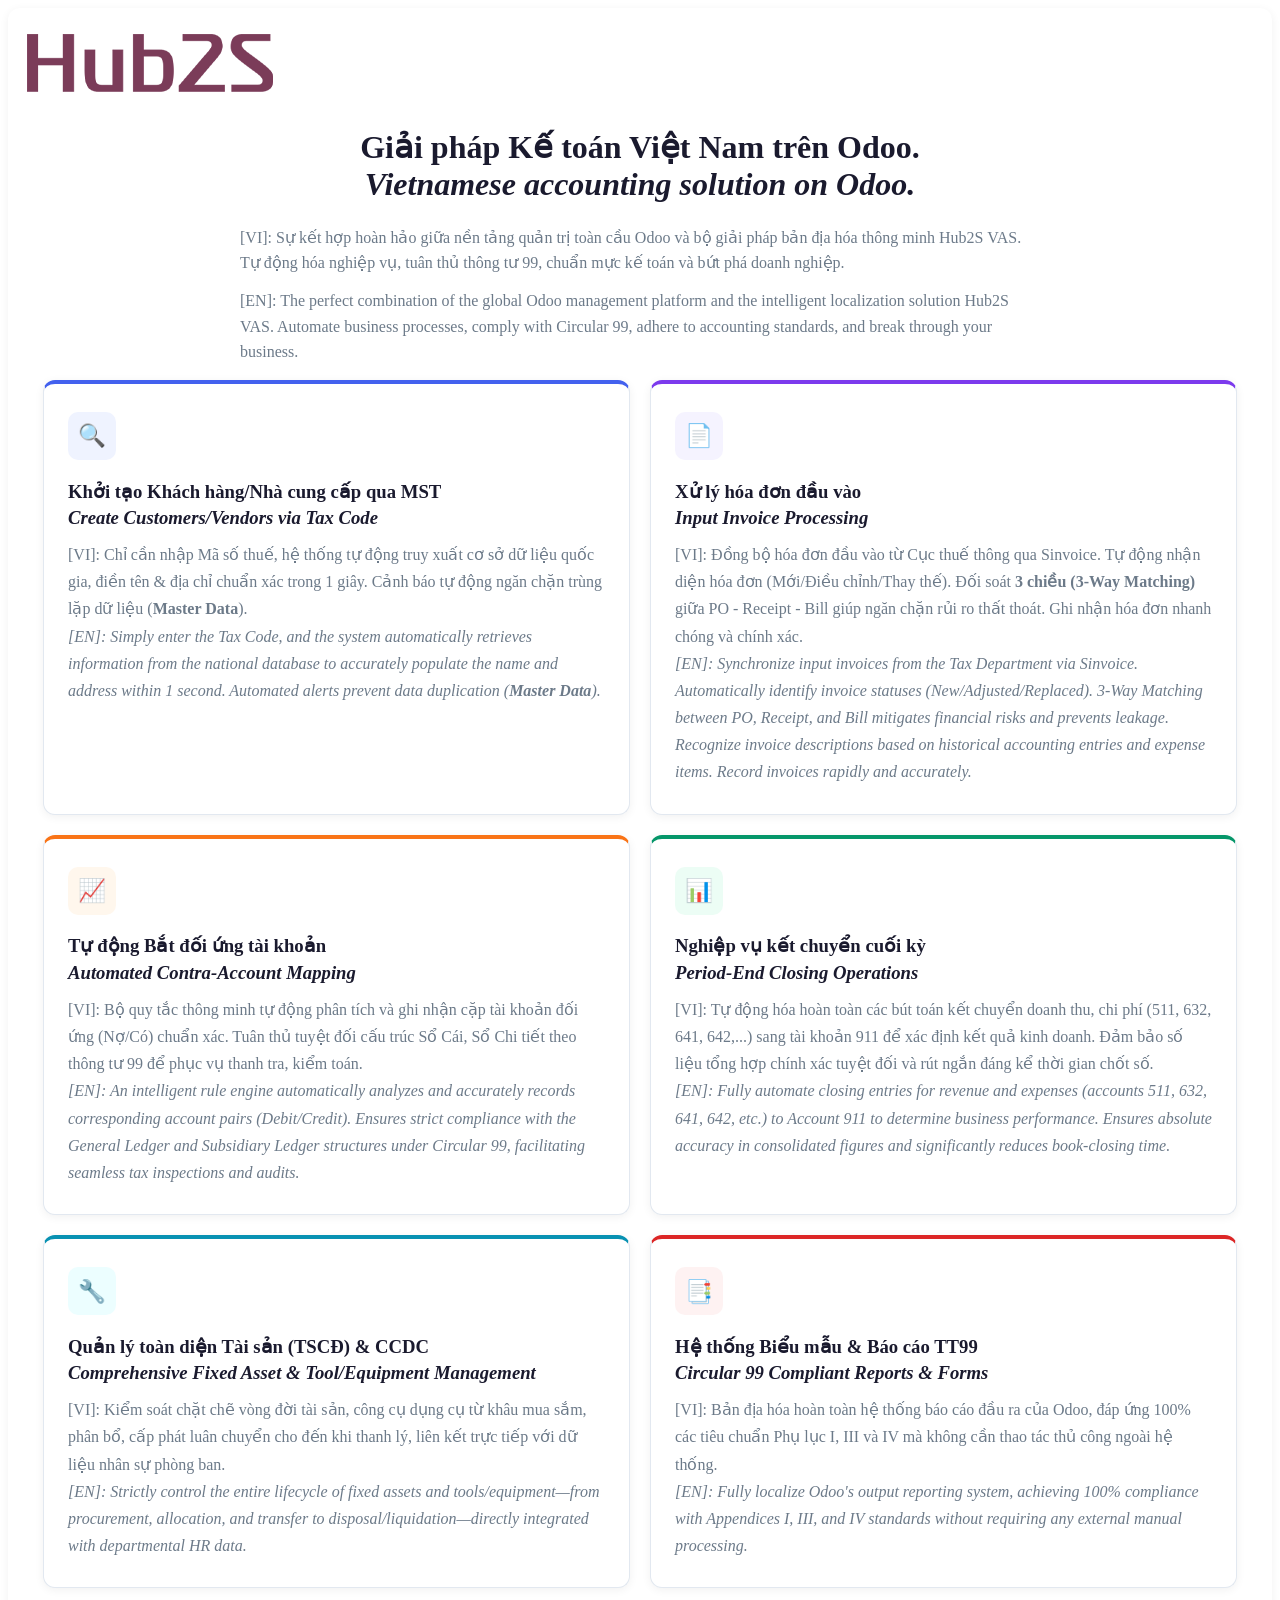
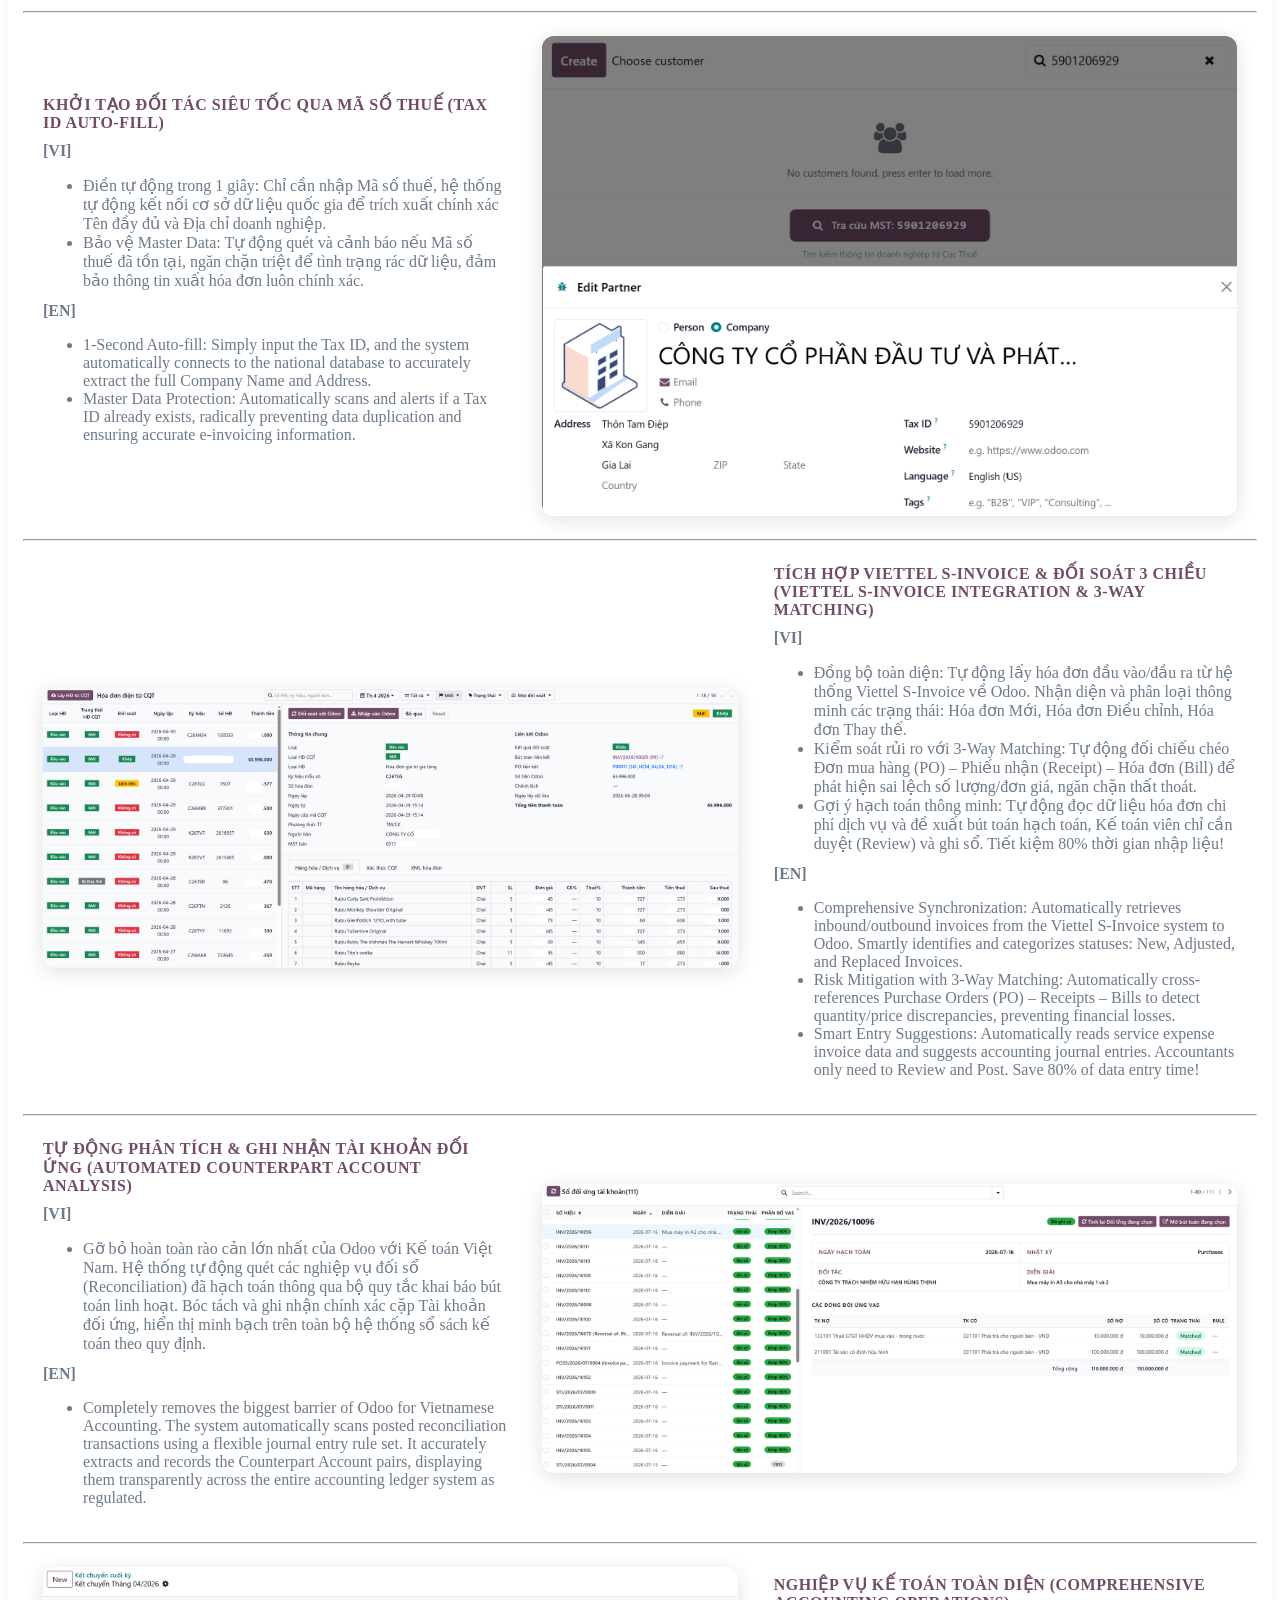
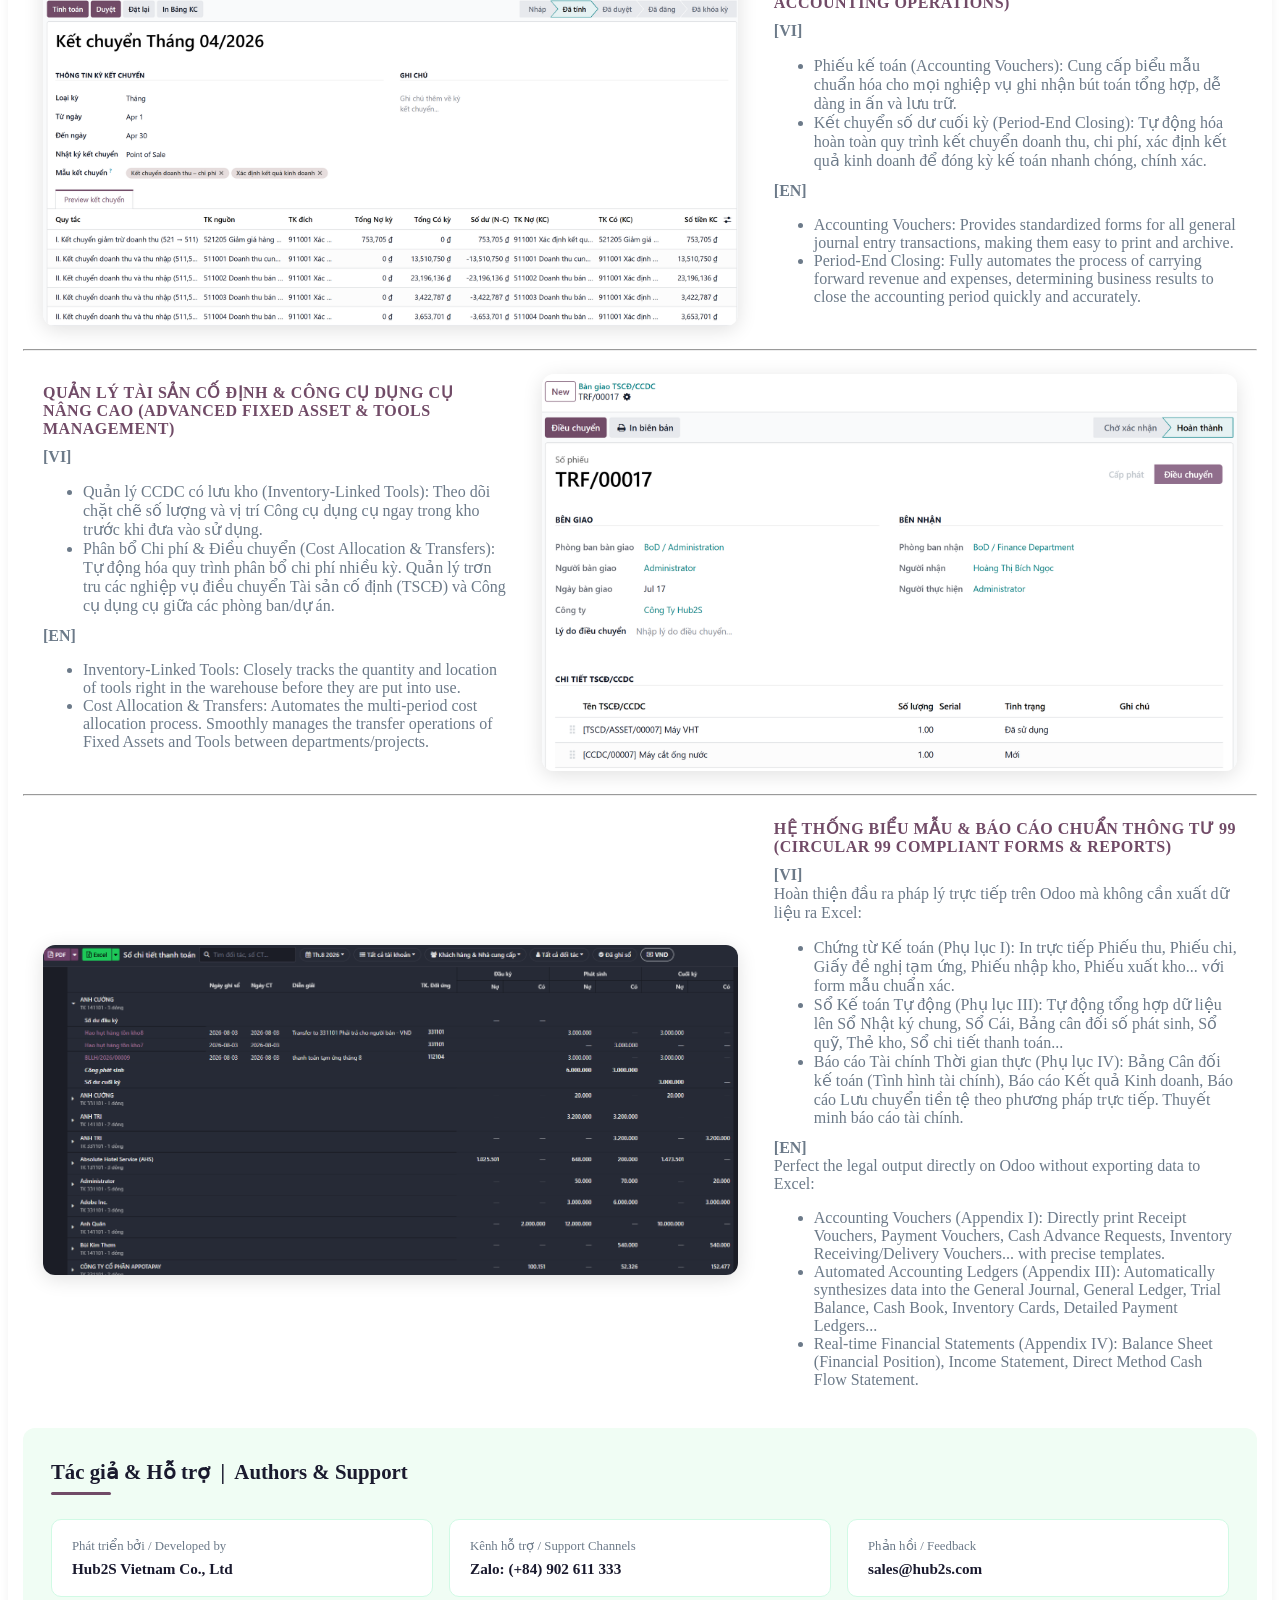
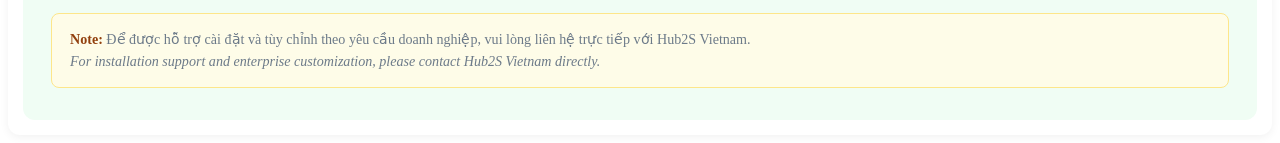
<file: static/description/index.html>
<!DOCTYPE html>
<html lang="en">
<head>
    <meta charset="UTF-8"/>
    <meta name="viewport" content="width=device-width, initial-scale=1.0"/>
    <title>VAS Accounting - Vietnamese Accounting Standards for Odoo 19</title>
</head>
<body>
<div style="background:#FFF;padding:15px;border-radius:12px;box-shadow:0 2px 10px rgba(0,0,0,0.06);max-width:100%;margin:0 auto;">
    <!-- ===== HERO ===== -->
    <div class="hero text-center">
        <img src="253x80.png" alt="VAS Accounting Logo" class="hero-logo"/>
        <h1 style="color: #1a1a2e;text-align: center;">Giải pháp Kế toán Việt Nam trên Odoo.<br/><em>Vietnamese accounting solution on Odoo.</em></h1>
        <div style="color: #6c7a89;font-size:1em;max-width: 800px;margin: 0 auto;line-height:1.6;">
            [VI]: Sự kết hợp hoàn hảo giữa nền tảng quản trị toàn cầu Odoo và bộ giải pháp bản địa hóa thông minh Hub2S VAS. Tự động hóa nghiệp vụ, tuân thủ thông tư 99, chuẩn mực kế toán và bứt phá doanh nghiệp.
        </div>    
        <div style="color: #6c7a89;font-size:1em;max-width: 800px;margin: 0 auto;line-height:1.6;padding-top: 12px;">
            [EN]: The perfect combination of the global Odoo management platform and the intelligent localization solution Hub2S VAS. Automate business processes, comply with Circular 99, adhere to accounting standards, and break through your business.
        </div>
    </div>
    <!-- ===== HIGHLIGHT 4-CARD ===== -->
    <div style="max-width:100%;margin:0 auto;padding: 15px 20px;">
        <div style="display:grid;grid-template-columns:repeat(2,1fr);gap:20px;align-items:stretch;">
            <!-- Card 1: MST -->
            <div style="background:#fff;border:1px solid #e2e8f0;border-top:4px solid #4361ee;border-radius:12px;padding:28px 24px;box-shadow:0 2px 10px rgba(0,0,0,0.06);">
                <div style="width:48px;height:48px;border-radius:10px;background:#eff3ff;display:flex;align-items:center;justify-content:center;font-size:1.4em;margin-bottom:16px;">🔍</div>
                <h3 style="font-weight:700;color:#1a1a2e;margin-bottom:10px;line-height:1.4;">Khởi tạo Khách hàng/Nhà cung cấp qua MST<br/><em>Create Customers/Vendors via Tax Code</em></h3>
                <p style="font-size:1em;color:#6c7a89;line-height:1.7;margin:0;">[VI]: Chỉ cần nhập Mã số thuế, hệ thống tự động truy xuất cơ sở dữ liệu quốc gia, điền tên &amp; địa chỉ chuẩn xác trong 1 giây. Cảnh báo tự động ngăn chặn trùng lặp dữ liệu (<strong>Master Data</strong>).</p>
                <p style="font-size:1em;color:#6c7a89;line-height:1.7;margin:0;font-style: italic;">[EN]: Simply enter the Tax Code, and the system automatically retrieves information from the national database to accurately populate the name and address within 1 second. Automated alerts prevent data duplication (<strong>Master Data</strong>).</p>
            </div>

            <!-- Card 2: E-Invoice -->
            <div style="background:#fff;border:1px solid #e2e8f0;border-top:4px solid #7c3aed;border-radius:12px;padding:28px 24px;box-shadow:0 2px 10px rgba(0,0,0,0.06);">
                <div style="width:48px;height:48px;border-radius:10px;background:#f5f3ff;display:flex;align-items:center;justify-content:center;font-size:1.4em;margin-bottom:16px;">📄</div>
                <h3 style="font-weight:700;color:#1a1a2e;margin-bottom:10px;line-height:1.4;">Xử lý hóa đơn đầu vào<br/><em>Input Invoice Processing</em></h3>
                <p style="font-size:1em;color:#6c7a89;line-height:1.7;margin:0;">[VI]: Đồng bộ hóa đơn đầu vào từ Cục thuế thông qua Sinvoice. Tự động nhận diện hóa đơn (Mới/Điều chỉnh/Thay thế). Đối soát <strong>3 chiều (3-Way Matching)</strong> giữa PO - Receipt - Bill giúp ngăn chặn rủi ro thất thoát. Ghi nhận hóa đơn nhanh chóng và chính xác.</p>
                <p style="font-size:1em;color:#6c7a89;line-height:1.7;margin:0;font-style: italic;">[EN]: Synchronize input invoices from the Tax Department via Sinvoice. Automatically identify invoice statuses (New/Adjusted/Replaced). 3-Way Matching between PO, Receipt, and Bill mitigates financial risks and prevents leakage. Recognize invoice descriptions based on historical accounting entries and expense items. Record invoices rapidly and accurately.</p>
            </div>

            <!-- Card 3: Bắt đối ứng -->
            <div style="background:#fff;border:1px solid #e2e8f0;border-top:4px solid #f97316;border-radius:12px;padding:28px 24px;box-shadow:0 2px 10px rgba(0,0,0,0.06);">
                <div style="width:48px;height:48px;border-radius:10px;background:#fff7ed;display:flex;align-items:center;justify-content:center;font-size:1.4em;margin-bottom:16px;">📈</div>
                <h3 style="font-weight:700;color:#1a1a2e;margin-bottom:10px;line-height:1.4;">Tự động Bắt đối ứng tài khoản<br/><em>Automated Contra-Account Mapping</em></h3>
                <p style="font-size:1em;color:#6c7a89;line-height:1.7;margin:0;">[VI]: Bộ quy tắc thông minh tự động phân tích và ghi nhận cặp tài khoản đối ứng (Nợ/Có) chuẩn xác. Tuân thủ tuyệt đối cấu trúc Sổ Cái, Sổ Chi tiết theo thông tư 99 để phục vụ thanh tra, kiểm toán.</p>
                <p style="font-size:1em;color:#6c7a89;line-height:1.7;margin:0;font-style: italic;">[EN]: An intelligent rule engine automatically analyzes and accurately records corresponding account pairs (Debit/Credit). Ensures strict compliance with the General Ledger and Subsidiary Ledger structures under Circular 99, facilitating seamless tax inspections and audits.</p>
            </div>

            <!-- Card 4: Kết chuyển -->
            <div style="background:#fff;border:1px solid #e2e8f0;border-top:4px solid #059669;border-radius:12px;padding:28px 24px;box-shadow:0 2px 10px rgba(0,0,0,0.06);">
                <div style="width:48px;height:48px;border-radius:10px;background:#ecfdf5;display:flex;align-items:center;justify-content:center;font-size:1.4em;margin-bottom:16px;">📊</div>
                <h3 style="font-weight:700;color:#1a1a2e;margin-bottom:10px;line-height:1.4;">Nghiệp vụ kết chuyển cuối kỳ<br/><em>Period-End Closing Operations</em></h3>
                <p style="font-size:1em;color:#6c7a89;line-height:1.7;margin:0;">[VI]: Tự động hóa hoàn toàn các bút toán kết chuyển doanh thu, chi phí (511, 632, 641, 642,...) sang tài khoản 911 để xác định kết quả kinh doanh. Đảm bảo số liệu tổng hợp chính xác tuyệt đối và rút ngắn đáng kể thời gian chốt số.</p>
                <p style="font-size:1em;color:#6c7a89;line-height:1.7;margin:0;font-style: italic;">[EN]: Fully automate closing entries for revenue and expenses (accounts 511, 632, 641, 642, etc.) to Account 911 to determine business performance. Ensures absolute accuracy in consolidated figures and significantly reduces book-closing time.</p>
            </div>

            <!-- Card 5: CCDC -->
            <div style="background:#fff;border:1px solid #e2e8f0;border-top:4px solid #0891b2;border-radius:12px;padding:28px 24px;box-shadow:0 2px 10px rgba(0,0,0,0.06);">
                <div style="width:48px;height:48px;border-radius:10px;background:#ecfeff;display:flex;align-items:center;justify-content:center;font-size:1.4em;margin-bottom:16px;">🔧</div>
                <h3 style="font-weight:700;color:#1a1a2e;margin-bottom:10px;line-height:1.4;">Quản lý toàn diện Tài sản (TSCĐ) & CCDC<br/><em>Comprehensive Fixed Asset & Tool/Equipment Management</em></h3>
                <p style="font-size:1em;color:#6c7a89;line-height:1.7;margin:0;">[VI]: Kiểm soát chặt chẽ vòng đời tài sản, công cụ dụng cụ từ khâu mua sắm, phân bổ, cấp phát luân chuyển cho đến khi thanh lý, liên kết trực tiếp với dữ liệu nhân sự phòng ban.</p>
                <p style="font-size:1em;color:#6c7a89;line-height:1.7;margin:0;font-style: italic;">[EN]: Strictly control the entire lifecycle of fixed assets and tools/equipment—from procurement, allocation, and transfer to disposal/liquidation—directly integrated with departmental HR data.</p>
            </div>

            <!-- Card 6: Báo cáo -->
            <div style="background:#fff;border:1px solid #e2e8f0;border-top:4px solid #dc2626;border-radius:12px;padding:28px 24px;box-shadow:0 2px 10px rgba(0,0,0,0.06);">
                <div style="width:48px;height:48px;border-radius:10px;background:#fef2f2;display:flex;align-items:center;justify-content:center;font-size:1.4em;margin-bottom:16px;">📑</div>
                <h3 style="font-weight:700;color:#1a1a2e;margin-bottom:10px;line-height:1.4;">Hệ thống Biểu mẫu & Báo cáo TT99<br/><em>Circular 99 Compliant Reports & Forms</em></h3>
                <p style="font-size:1em;color:#6c7a89;line-height:1.7;margin:0;">[VI]: Bản địa hóa hoàn toàn hệ thống báo cáo đầu ra của Odoo, đáp ứng 100% các tiêu chuẩn Phụ lục I, III và IV mà không cần thao tác thủ công ngoài hệ thống.</p>
                <p style="font-size:1em;color:#6c7a89;line-height:1.7;margin:0;font-style: italic;">[EN]: Fully localize Odoo's output reporting system, achieving 100% compliance with Appendices I, III, and IV standards without requiring any external manual processing.</p>
            </div>

        </div>
    </div>

    <hr class="sep"/>
    <div style="max-width:100%;margin:0 auto;padding:15px 20px;">
        <div style="display:grid;grid-template-columns:2fr 3fr;gap:36px;align-items:center;">
            <!-- Text: 40% -->
            <div>
                <div style="display:inline-block;color:#714b67;font-weight:700;font-size:1em;letter-spacing:0.5px;text-transform:uppercase;margin-bottom:10px;">Khởi Tạo Đối Tác Siêu Tốc Qua Mã Số Thuế (Tax ID Auto-fill)</div>
                <div style="font-weight: 900;font-size: 1em;color:#6c7a89">[VI]</div>
                <ul style="margin-bottom: 12px;color:#6c7a89;">
                    <li>Điền tự động trong 1 giây: Chỉ cần nhập Mã số thuế, hệ thống tự động kết nối cơ sở dữ liệu quốc gia để trích xuất chính xác Tên đầy đủ và Địa chỉ doanh nghiệp.</li>
                    <li>Bảo vệ Master Data: Tự động quét và cảnh báo nếu Mã số thuế đã tồn tại, ngăn chặn triệt để tình trạng rác dữ liệu, đảm bảo thông tin xuất hóa đơn luôn chính xác.</li>
                </ul>
                <div style="font-weight: 900;font-size: 1em;color:#6c7a89">[EN]</div>
                <ul style="margin-bottom: 12px;color:#6c7a89;">
                    <li>1-Second Auto-fill: Simply input the Tax ID, and the system automatically connects to the national database to accurately extract the full Company Name and Address.</li>
                    <li>Master Data Protection: Automatically scans and alerts if a Tax ID already exists, radically preventing data duplication and ensuring accurate e-invoicing information.</li>
                </ul>
            </div>
            <!-- Image: 60% -->
            <div>
                <img src="hub2s-vas-tra-cuu-mst-khach-hang.png" alt="Tạo mới khách hàng, nhà cung cấp qua MST dễ dàng" style="width:100%;height:auto;border-radius:12px;box-shadow:0 4px 20px rgba(0,0,0,0.12);display:block;"/>
            </div>
        </div>
    </div>
    <hr class="sep"/>
    <div style="max-width:100%;margin:0 auto;padding:15px 20px;">
        <div style="display:grid;grid-template-columns:3fr 2fr;gap:36px;align-items:center;">            
            <!-- Image: 60% -->
            <div>
                <img src="hub2s-vas-xu-ly-hoa-don-dau-vao.png" alt="Lấy toàn bộ hóa đơn đầu vào từ thuế qua tài khoản Sinvoice" style="width:100%;height:auto;border-radius:12px;box-shadow:0 4px 20px rgba(0,0,0,0.12);display:block;"/>
            </div>
            <!-- Text: 40% -->
            <div>
                <div style="display:inline-block;color:#714b67;font-weight:700;font-size:1em;letter-spacing:0.5px;text-transform:uppercase;margin-bottom:10px;">Tích Hợp Viettel S-Invoice & Đối Soát 3 Chiều (Viettel S-Invoice Integration & 3-Way Matching)</div>
                <div style="font-weight: 900;font-size: 1em;color:#6c7a89">[VI]</div>
                <ul style="margin-bottom: 12px;color:#6c7a89;">
                    <li>Đồng bộ toàn diện: Tự động lấy hóa đơn đầu vào/đầu ra từ hệ thống Viettel S-Invoice về Odoo. Nhận diện và phân loại thông minh các trạng thái: Hóa đơn Mới, Hóa đơn Điều chỉnh, Hóa đơn Thay thế.</li>
                    <li>Kiểm soát rủi ro với 3-Way Matching: Tự động đối chiếu chéo Đơn mua hàng (PO) – Phiếu nhận (Receipt) – Hóa đơn (Bill) để phát hiện sai lệch số lượng/đơn giá, ngăn chặn thất thoát.</li>
                    <li>Gợi ý hạch toán thông minh: Tự động đọc dữ liệu hóa đơn chi phí dịch vụ và đề xuất bút toán hạch toán, Kế toán viên chỉ cần duyệt (Review) và ghi sổ. Tiết kiệm 80% thời gian nhập liệu!</li>
                </ul>
                <div style="font-weight: 900;font-size: 1em;color:#6c7a89">[EN]</div>
                <ul style="margin-bottom: 12px;color:#6c7a89;">
                    <li>Comprehensive Synchronization: Automatically retrieves inbound/outbound invoices from the Viettel S-Invoice system to Odoo. Smartly identifies and categorizes statuses: New, Adjusted, and Replaced Invoices.</li>
                    <li>Risk Mitigation with 3-Way Matching: Automatically cross-references Purchase Orders (PO) – Receipts – Bills to detect quantity/price discrepancies, preventing financial losses.</li>
                    <li>Smart Entry Suggestions: Automatically reads service expense invoice data and suggests accounting journal entries. Accountants only need to Review and Post. Save 80% of data entry time!</li>
                </ul>
            </div>
        </div>
    </div>
    <hr class="sep"/>

    <div style="max-width:100%;margin:0 auto;padding:15px 20px;">
        <div style="display:grid;grid-template-columns:2fr 3fr;gap:36px;align-items:center;">
            <!-- Text: 40% -->
            <div>
                <div style="display:inline-block;color:#714b67;font-weight:700;font-size:1em;letter-spacing:0.5px;text-transform:uppercase;margin-bottom:10px;">Tự Động Phân Tích & Ghi Nhận Tài Khoản Đối Ứng (Automated Counterpart Account Analysis)</div>
                <div style="font-weight: 900;font-size: 1em;color:#6c7a89">[VI]</div>
                <ul style="margin-bottom: 12px;color:#6c7a89;">
                    <li>Gỡ bỏ hoàn toàn rào cản lớn nhất của Odoo với Kế toán Việt Nam. Hệ thống tự động quét các nghiệp vụ đối sổ (Reconciliation) đã hạch toán thông qua bộ quy tắc khai báo bút toán linh hoạt. Bóc tách và ghi nhận chính xác cặp Tài khoản đối ứng, hiển thị minh bạch trên toàn bộ hệ thống sổ sách kế toán theo quy định.</li>
                </ul>
                <div style="font-weight: 900;font-size: 1em;color:#6c7a89">[EN]</div>
                <ul style="margin-bottom: 12px;color:#6c7a89;">
                    <li>Completely removes the biggest barrier of Odoo for Vietnamese Accounting. The system automatically scans posted reconciliation transactions using a flexible journal entry rule set. It accurately extracts and records the Counterpart Account pairs, displaying them transparently across the entire accounting ledger system as regulated.</li>
                </ul>
            </div>
            <!-- Image: 60% -->
            <div>
                <img src="hub2s-vas-bat-doi-ung-tai-khoan-ke-toan.png" alt="Tự động Bắt đối ứng tài khoản chuẩn xác" style="width:100%;height:auto;border-radius:12px;box-shadow:0 4px 20px rgba(0,0,0,0.12);display:block;"/>
            </div>
        </div>
    </div>
    <hr class="sep"/>
    <div style="max-width:100%;margin:0 auto;padding:15px 20px;">
        <div style="display:grid;grid-template-columns:3fr 2fr;gap:36px;align-items:center;">            
            <!-- Image: 60% -->
            <div>
                <img src="hub2s-vas-ket-chuyen-cuoi-ky.png" alt="Nghiệp Vụ Kế Toán Toàn Diện (Comprehensive Accounting Operations)" style="width:100%;height:auto;border-radius:12px;box-shadow:0 4px 20px rgba(0,0,0,0.12);display:block;"/>
            </div>
            <!-- Text: 40% -->
            <div>
                <div style="display:inline-block;color:#714b67;font-weight:700;font-size:1em;letter-spacing:0.5px;text-transform:uppercase;margin-bottom:10px;">Nghiệp Vụ Kế Toán Toàn Diện (Comprehensive Accounting Operations)</div>
                <div style="font-weight: 900;font-size: 1em;color:#6c7a89">[VI]</div>
                <ul style="margin-bottom: 12px;color:#6c7a89;">
                    <li>Phiếu kế toán (Accounting Vouchers): Cung cấp biểu mẫu chuẩn hóa cho mọi nghiệp vụ ghi nhận bút toán tổng hợp, dễ dàng in ấn và lưu trữ.</li>
                    <li>Kết chuyển số dư cuối kỳ (Period-End Closing): Tự động hóa hoàn toàn quy trình kết chuyển doanh thu, chi phí, xác định kết quả kinh doanh để đóng kỳ kế toán nhanh chóng, chính xác.</li>
                </ul>
                <div style="font-weight: 900;font-size: 1em;color:#6c7a89">[EN]</div>
                <ul style="margin-bottom: 12px;color:#6c7a89;">
                    <li>Accounting Vouchers: Provides standardized forms for all general journal entry transactions, making them easy to print and archive.</li>
                    <li>Period-End Closing: Fully automates the process of carrying forward revenue and expenses, determining business results to close the accounting period quickly and accurately.</li>
                </ul>
            </div>
        </div>
    </div>
    <hr class="sep"/>
    <div style="max-width:100%;margin:0 auto;padding:15px 20px;">
        <div style="display:grid;grid-template-columns:2fr 3fr;gap:36px;align-items:center;">
            <!-- Text: 40% -->
            <div>
                <div style="display:inline-block;color:#714b67;font-weight:700;font-size:1em;letter-spacing:0.5px;text-transform:uppercase;margin-bottom:10px;">Quản Lý Tài Sản Cố Định & Công Cụ Dụng Cụ Nâng Cao (Advanced Fixed Asset & Tools Management)</div>
                <div style="font-weight: 900;font-size: 1em;color:#6c7a89">[VI]</div>
                <ul style="margin-bottom: 12px;color:#6c7a89;">
                    <li>Quản lý CCDC có lưu kho (Inventory-Linked Tools): Theo dõi chặt chẽ số lượng và vị trí Công cụ dụng cụ ngay trong kho trước khi đưa vào sử dụng.</li>
                    <li>Phân bổ Chi phí & Điều chuyển (Cost Allocation & Transfers): Tự động hóa quy trình phân bổ chi phí nhiều kỳ. Quản lý trơn tru các nghiệp vụ điều chuyển Tài sản cố định (TSCĐ) và Công cụ dụng cụ giữa các phòng ban/dự án.</li>
                </ul>
                <div style="font-weight: 900;font-size: 1em;color:#6c7a89">[EN]</div>
                <ul style="margin-bottom: 12px;color:#6c7a89;">
                    <li>Inventory-Linked Tools: Closely tracks the quantity and location of tools right in the warehouse before they are put into use.</li>
                    <li>Cost Allocation & Transfers: Automates the multi-period cost allocation process. Smoothly manages the transfer operations of Fixed Assets and Tools between departments/projects.</li>
                </ul>
            </div>
            <!-- Image: 60% -->
            <div>
                <img src="hub2s-vas-cap-phat-dieu-chuyen-ccdc-tscd.png" alt="Quản Lý Tài Sản Cố Định & Công Cụ Dụng Cụ Nâng Cao (Advanced Fixed Asset & Tools Management)" style="width:100%;height:auto;border-radius:12px;box-shadow:0 4px 20px rgba(0,0,0,0.12);display:block;"/>
            </div>
        </div>
    </div>
    <hr class="sep"/>
    <div style="max-width:100%;margin:0 auto;padding:15px 20px;">
        <div style="display:grid;grid-template-columns:3fr 2fr;gap:36px;align-items:center;">            
            <!-- Image: 60% -->
            <div>
                <img src="hub2s-vas-bao-cao-chi_tiet_thanh_toan.png" alt="Hệ Thống Biểu Mẫu & Báo Cáo Chuẩn Thông Tư 99 (Circular 99 Compliant Forms & Reports)" style="width:100%;height:auto;border-radius:12px;box-shadow:0 4px 20px rgba(0,0,0,0.12);display:block;"/>
            </div>
            <!-- Text: 40% -->
            <div>
                <div style="display:inline-block;color:#714b67;font-weight:700;font-size:1em;letter-spacing:0.5px;text-transform:uppercase;margin-bottom:10px;">Hệ Thống Biểu Mẫu & Báo Cáo Chuẩn Thông Tư 99 (Circular 99 Compliant Forms & Reports)</div>
                <div style="font-weight: 900;font-size: 1em;color:#6c7a89">[VI]</div>
                <div style="color:#6c7a89">Hoàn thiện đầu ra pháp lý trực tiếp trên Odoo mà không cần xuất dữ liệu ra Excel:</div>
                <ul style="margin-bottom: 12px;color:#6c7a89;">
                    <li>Chứng từ Kế toán (Phụ lục I): In trực tiếp Phiếu thu, Phiếu chi, Giấy đề nghị tạm ứng, Phiếu nhập kho, Phiếu xuất kho... với form mẫu chuẩn xác.</li>
                    <li>Sổ Kế toán Tự động (Phụ lục III): Tự động tổng hợp dữ liệu lên Sổ Nhật ký chung, Sổ Cái, Bảng cân đối số phát sinh, Sổ quỹ, Thẻ kho, Sổ chi tiết thanh toán...</li>
                    <li>Báo cáo Tài chính Thời gian thực (Phụ lục IV): Bảng Cân đối kế toán (Tình hình tài chính), Báo cáo Kết quả Kinh doanh, Báo cáo Lưu chuyển tiền tệ theo phương pháp trực tiếp. Thuyết minh báo cáo tài chính.</li>
                </ul>
                <div style="font-weight: 900;font-size: 1em;color:#6c7a89">[EN]</div>
                <div style="color:#6c7a89">Perfect the legal output directly on Odoo without exporting data to Excel:</div>
                <ul style="margin-bottom: 12px;color:#6c7a89;">
                    <li>Accounting Vouchers (Appendix I): Directly print Receipt Vouchers, Payment Vouchers, Cash Advance Requests, Inventory Receiving/Delivery Vouchers... with precise templates.</li>
                    <li>Automated Accounting Ledgers (Appendix III): Automatically synthesizes data into the General Journal, General Ledger, Trial Balance, Cash Book, Inventory Cards, Detailed Payment Ledgers...</li>
                    <li>Real-time Financial Statements (Appendix IV): Balance Sheet (Financial Position), Income Statement, Direct Method Cash Flow Statement.</li>
                </ul>
            </div>
        </div>
    </div>
    <!-- ===== AUTHORS & SUPPORT ===== -->
    <div style="background:#f0fdf4;border-radius:12px;padding:32px 28px;margin-top:12px;">

        <!-- Title -->
        <div style="margin-bottom:24px;">
            <h2 style="font-size:1.3em;font-weight:700;color:#1a1a2e;margin:0 0 8px;">
                Tác giả &amp; Hỗ trợ &nbsp;|&nbsp; Authors &amp; Support
            </h2>
            <div style="width:60px;height:3px;background:#714b67;border-radius:2px;"></div>
        </div>

        <!-- 3 info boxes -->
        <div style="display:grid;grid-template-columns:repeat(3,1fr);gap:16px;margin-bottom:16px;">

            <div style="background:#fff;border:1px solid #d1fae5;border-radius:10px;padding:18px 20px;">
                <div style="font-size:0.8em;color:#6c7a89;margin-bottom:6px;">Phát triển bởi / Developed by</div>
                <div style="font-weight:700;color:#1a1a2e;font-size:0.95em;">Hub2S Vietnam Co., Ltd</div>
            </div>

            <div style="background:#fff;border:1px solid #d1fae5;border-radius:10px;padding:18px 20px;">
                <div style="font-size:0.8em;color:#6c7a89;margin-bottom:6px;">Kênh hỗ trợ / Support Channels</div>
                <div style="font-weight:700;color:#1a1a2e;font-size:0.95em;">Zalo: (+84) 902 611 333</div>
            </div>

            <div style="background:#fff;border:1px solid #d1fae5;border-radius:10px;padding:18px 20px;">
                <div style="font-size:0.8em;color:#6c7a89;margin-bottom:6px;">Phản hồi / Feedback</div>
                <div style="font-weight:700;color:#1a1a2e;font-size:0.95em;">sales@hub2s.com</div>
            </div>

        </div>

        <!-- Note -->
        <div style="background:#fefce8;border:1px solid #fde68a;border-radius:8px;padding:14px 18px;font-size:0.88em;color:#6c7a89;line-height:1.6;">
            <strong style="color:#92400e;">Note:</strong>
            Để được hỗ trợ cài đặt và tùy chỉnh theo yêu cầu doanh nghiệp, vui lòng liên hệ trực tiếp với Hub2S Vietnam.<br/>
            <em>For installation support and enterprise customization, please contact Hub2S Vietnam directly.</em>
        </div>

    </div>
</div>
</body>
</html>
</file>
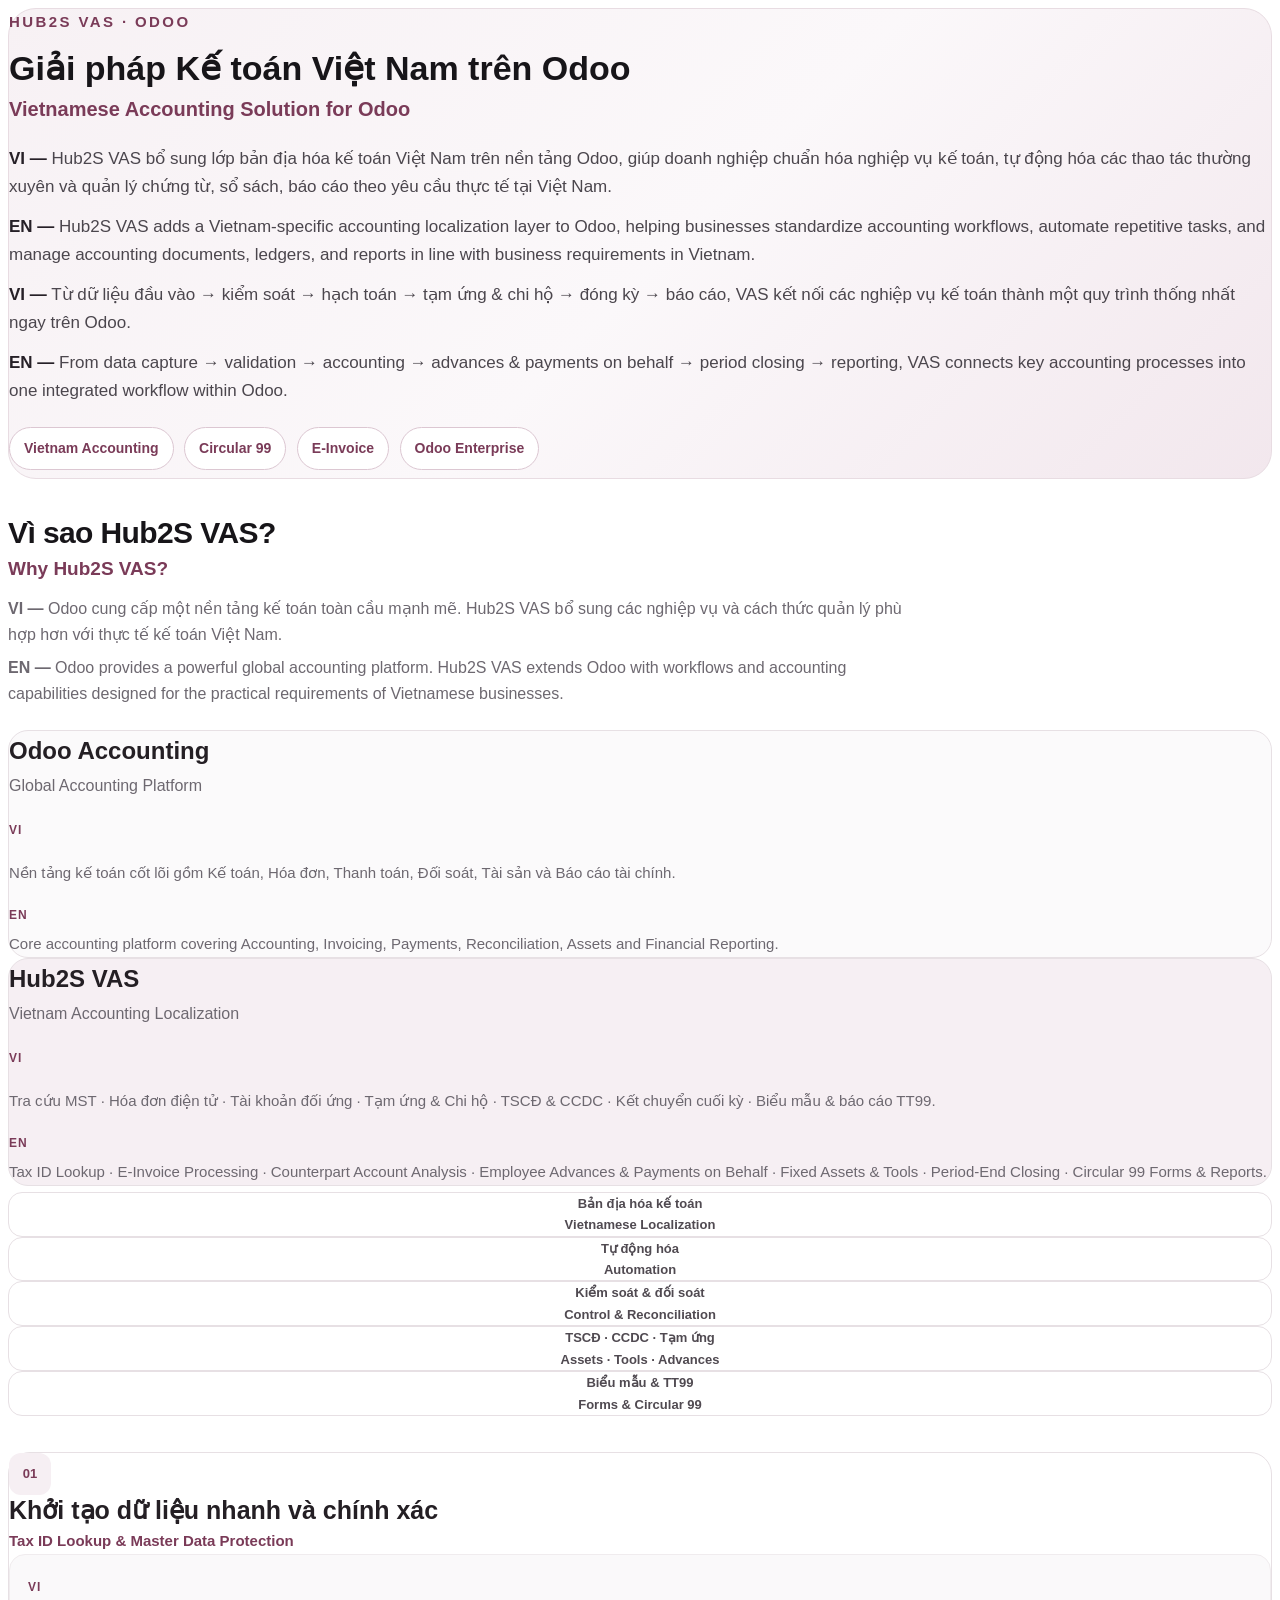
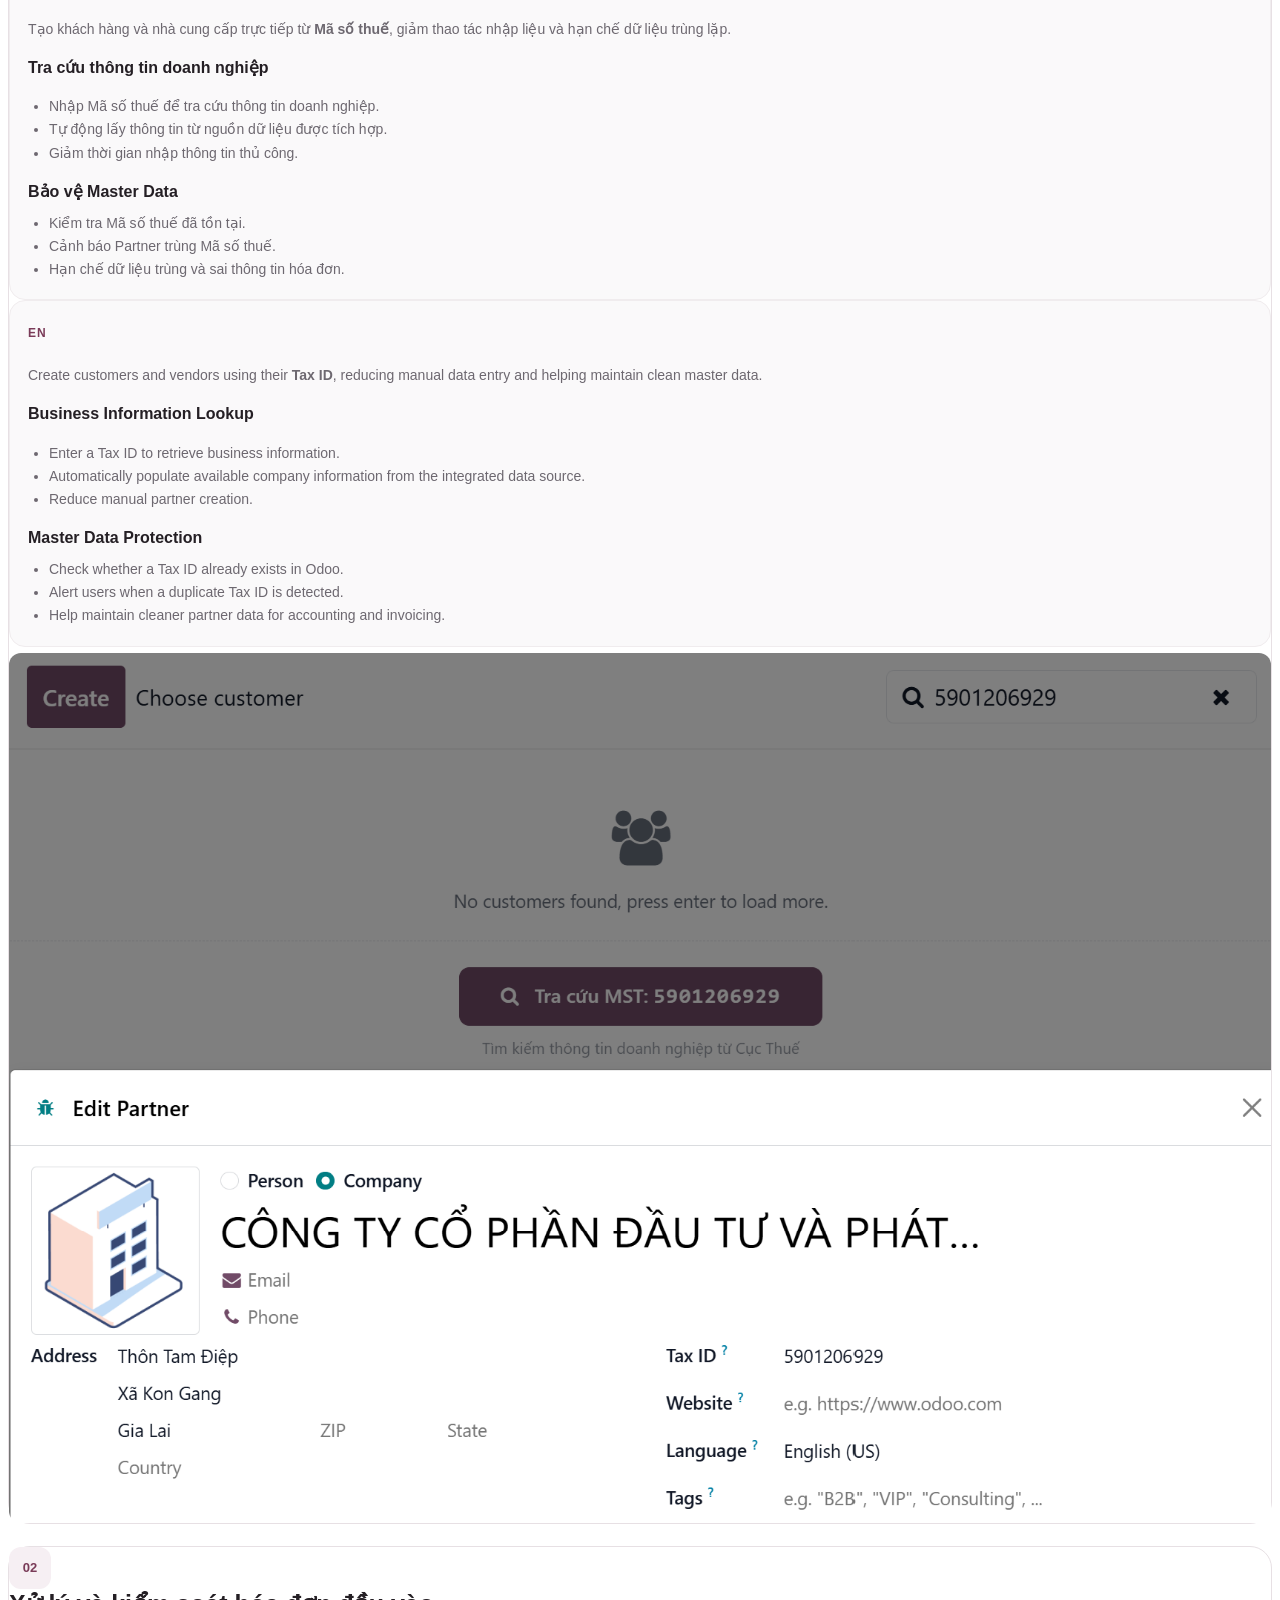
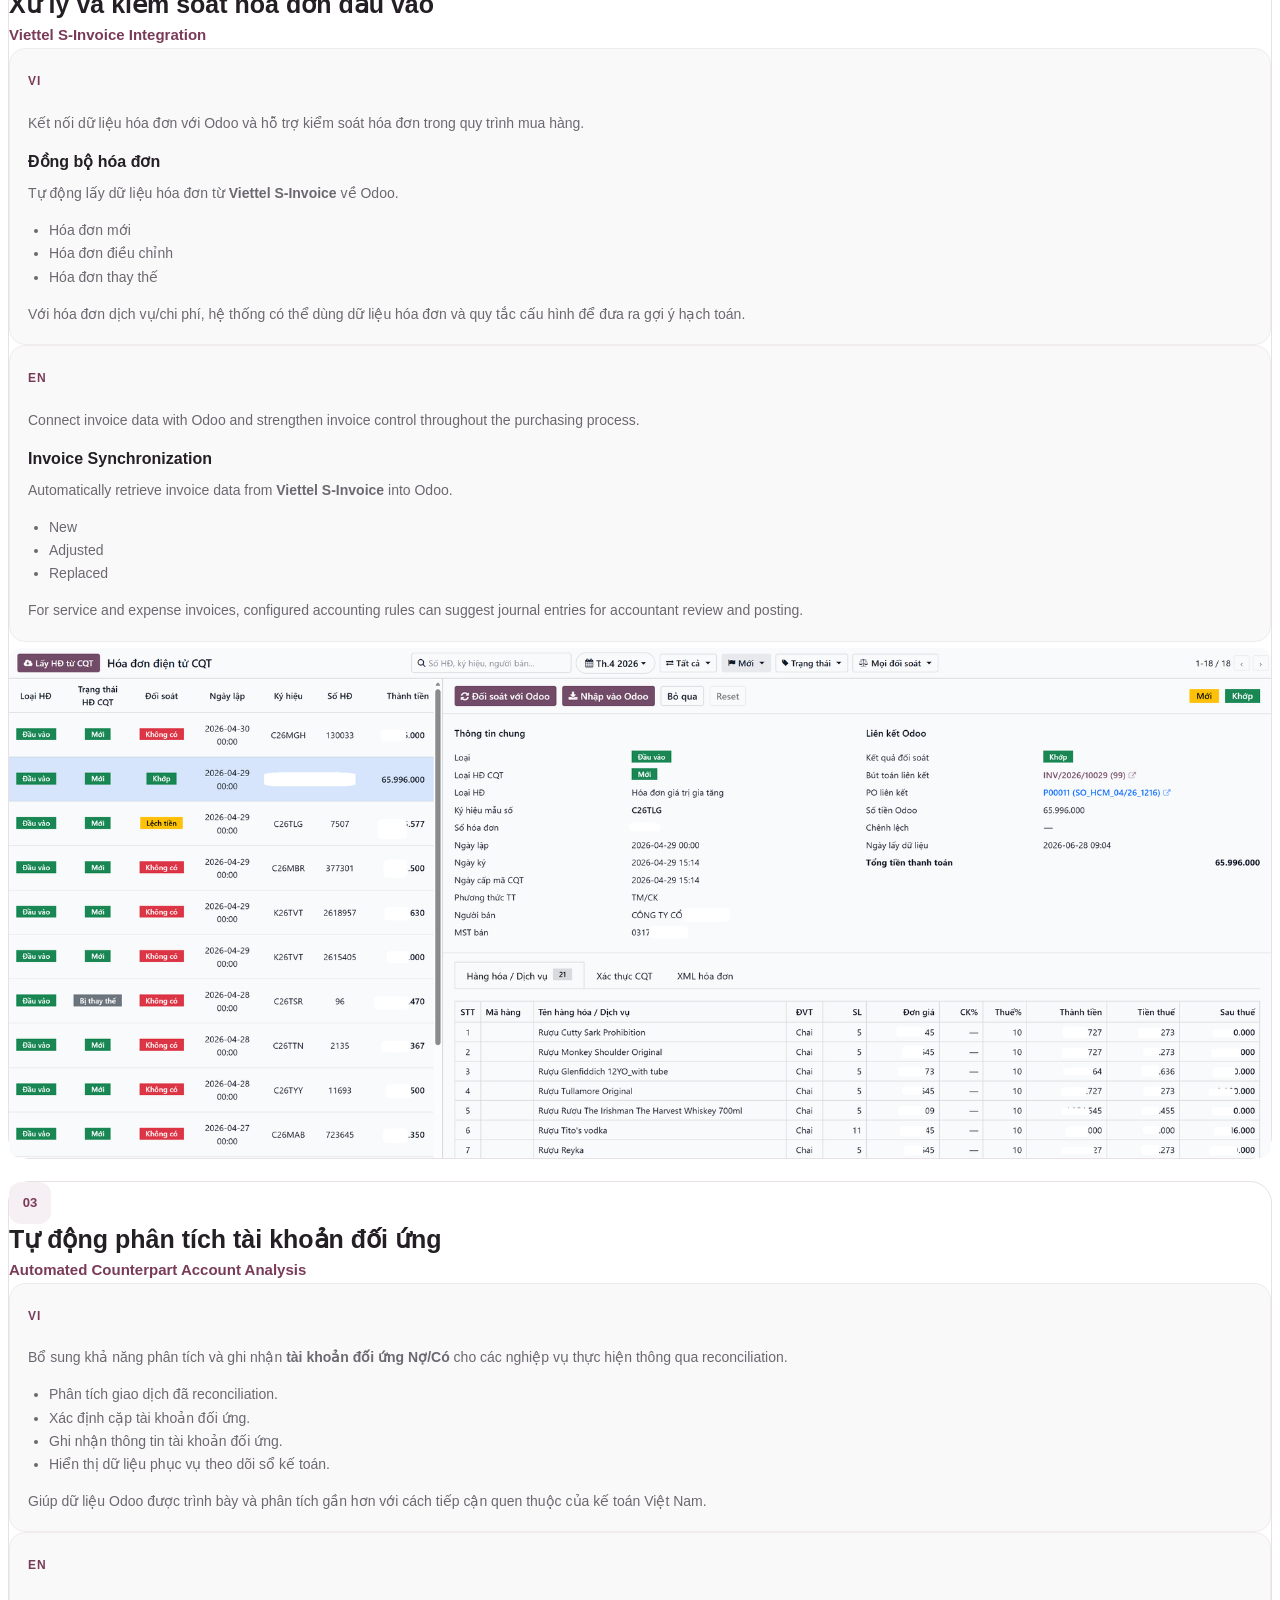
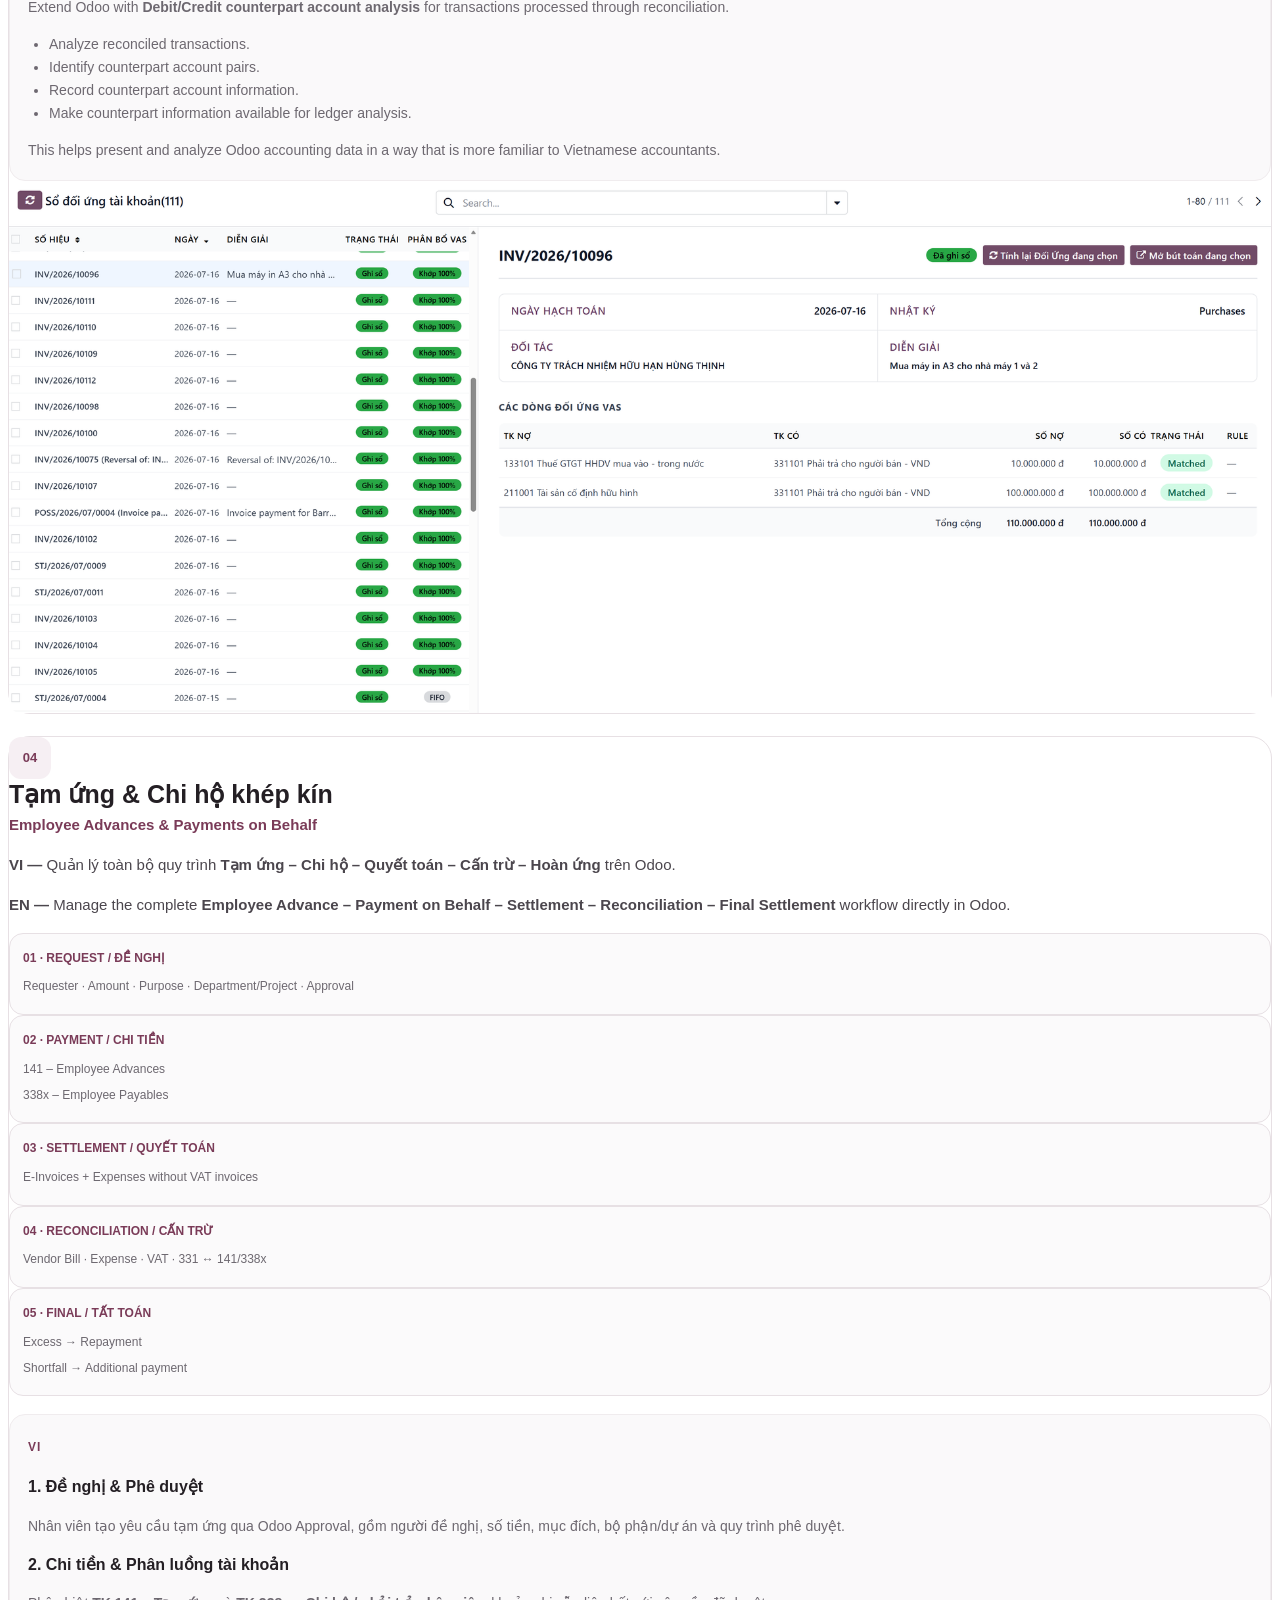
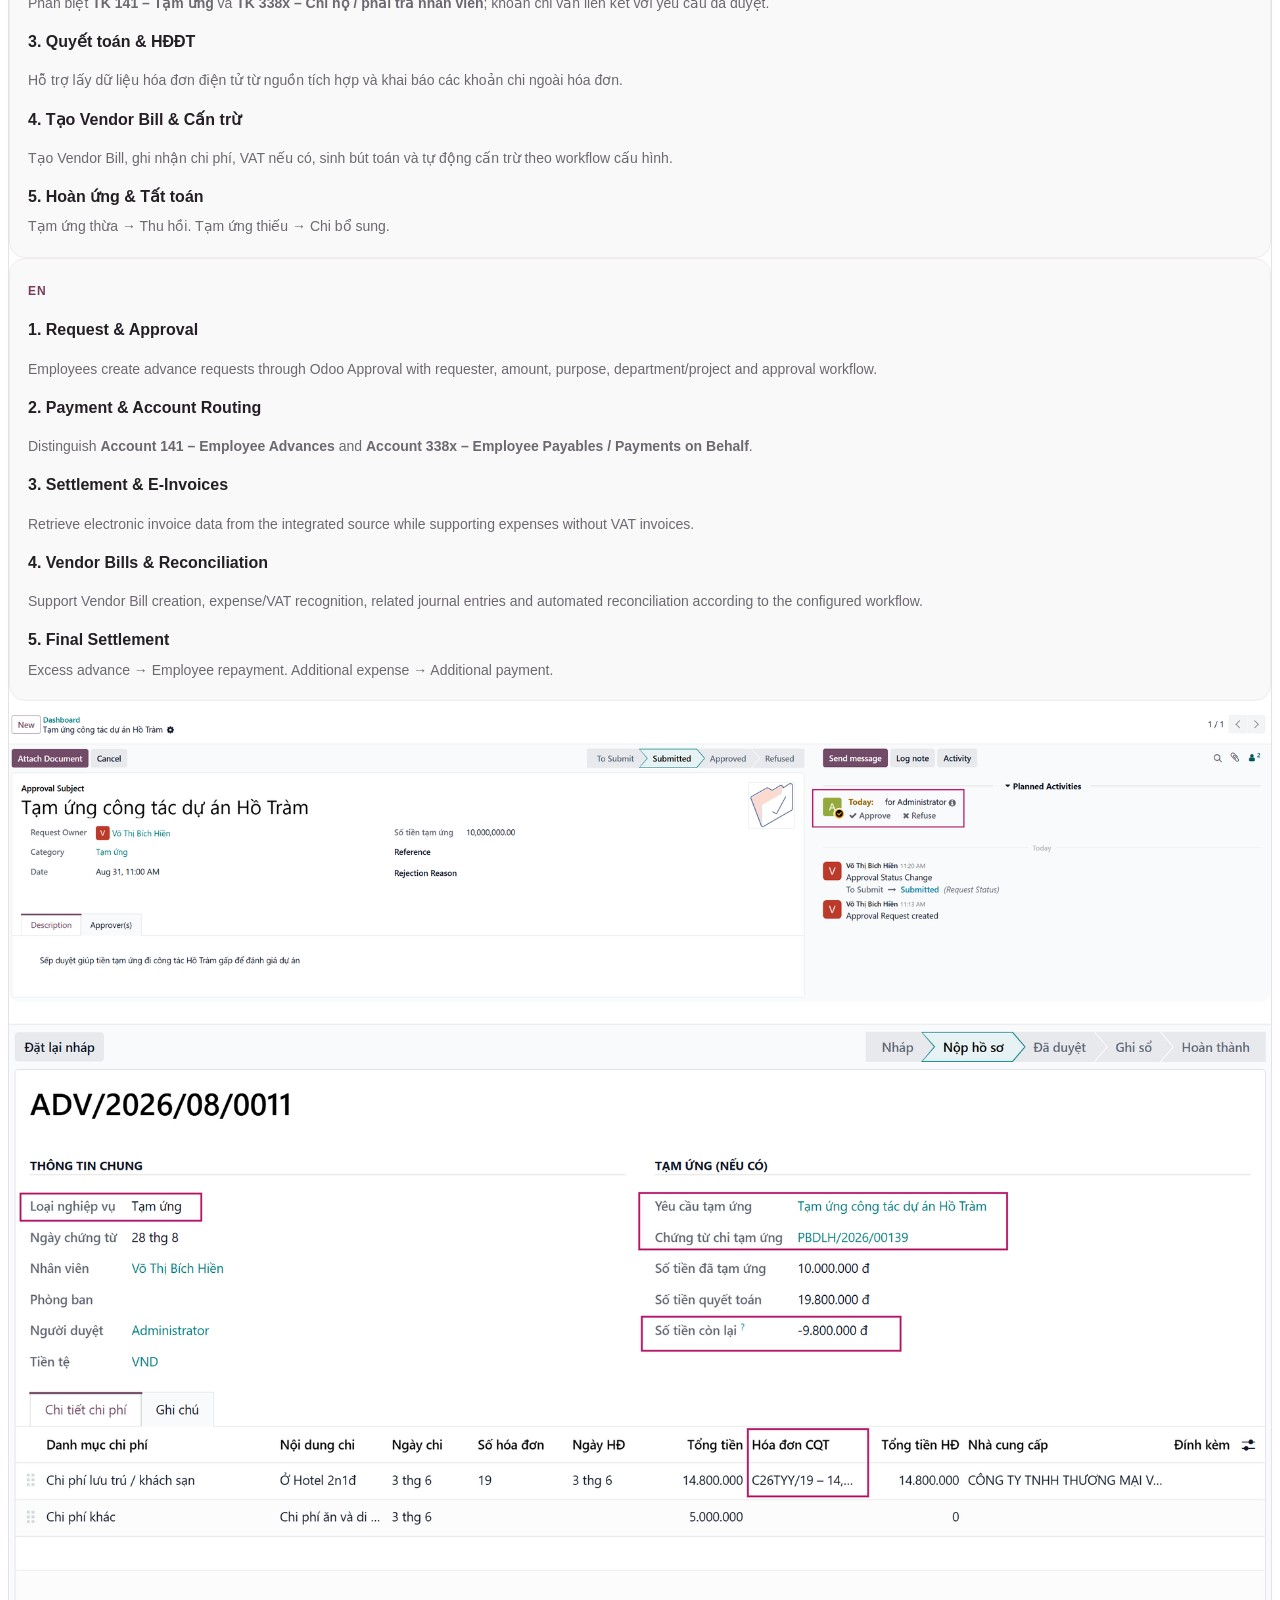
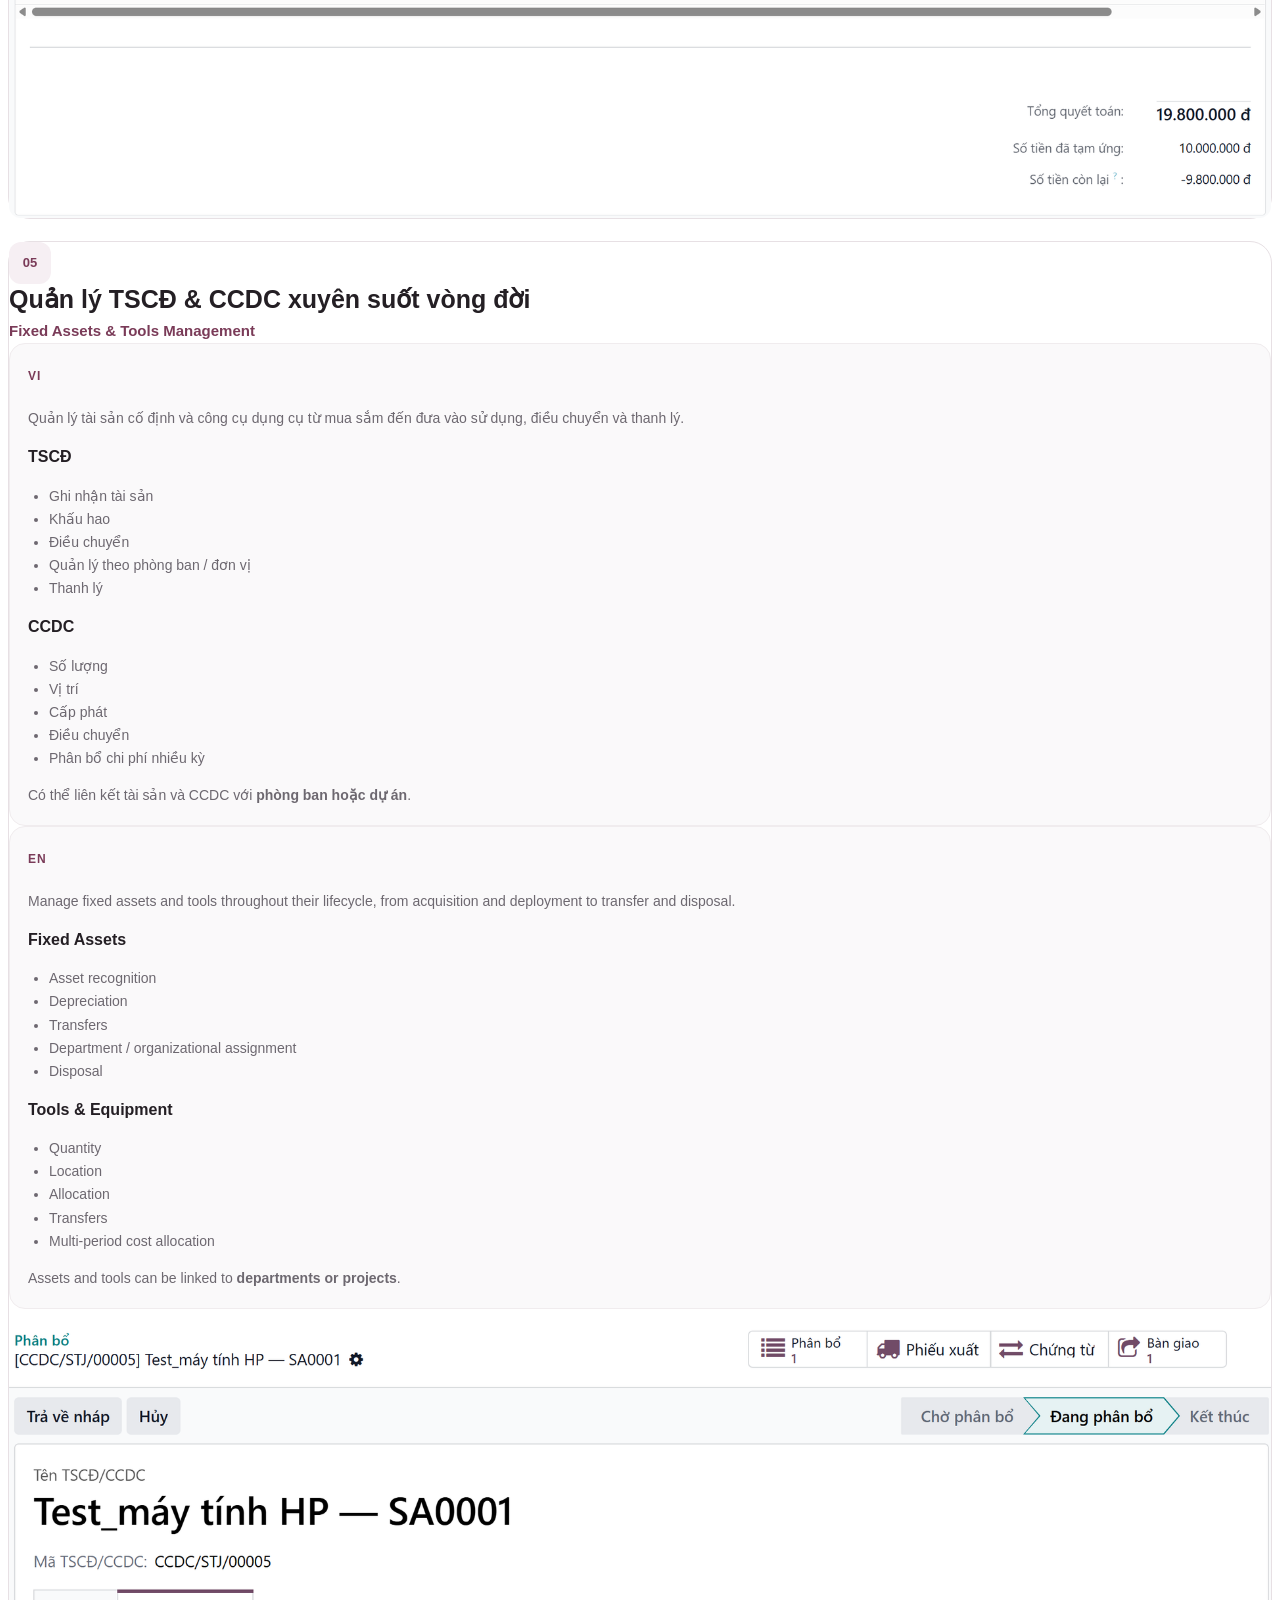
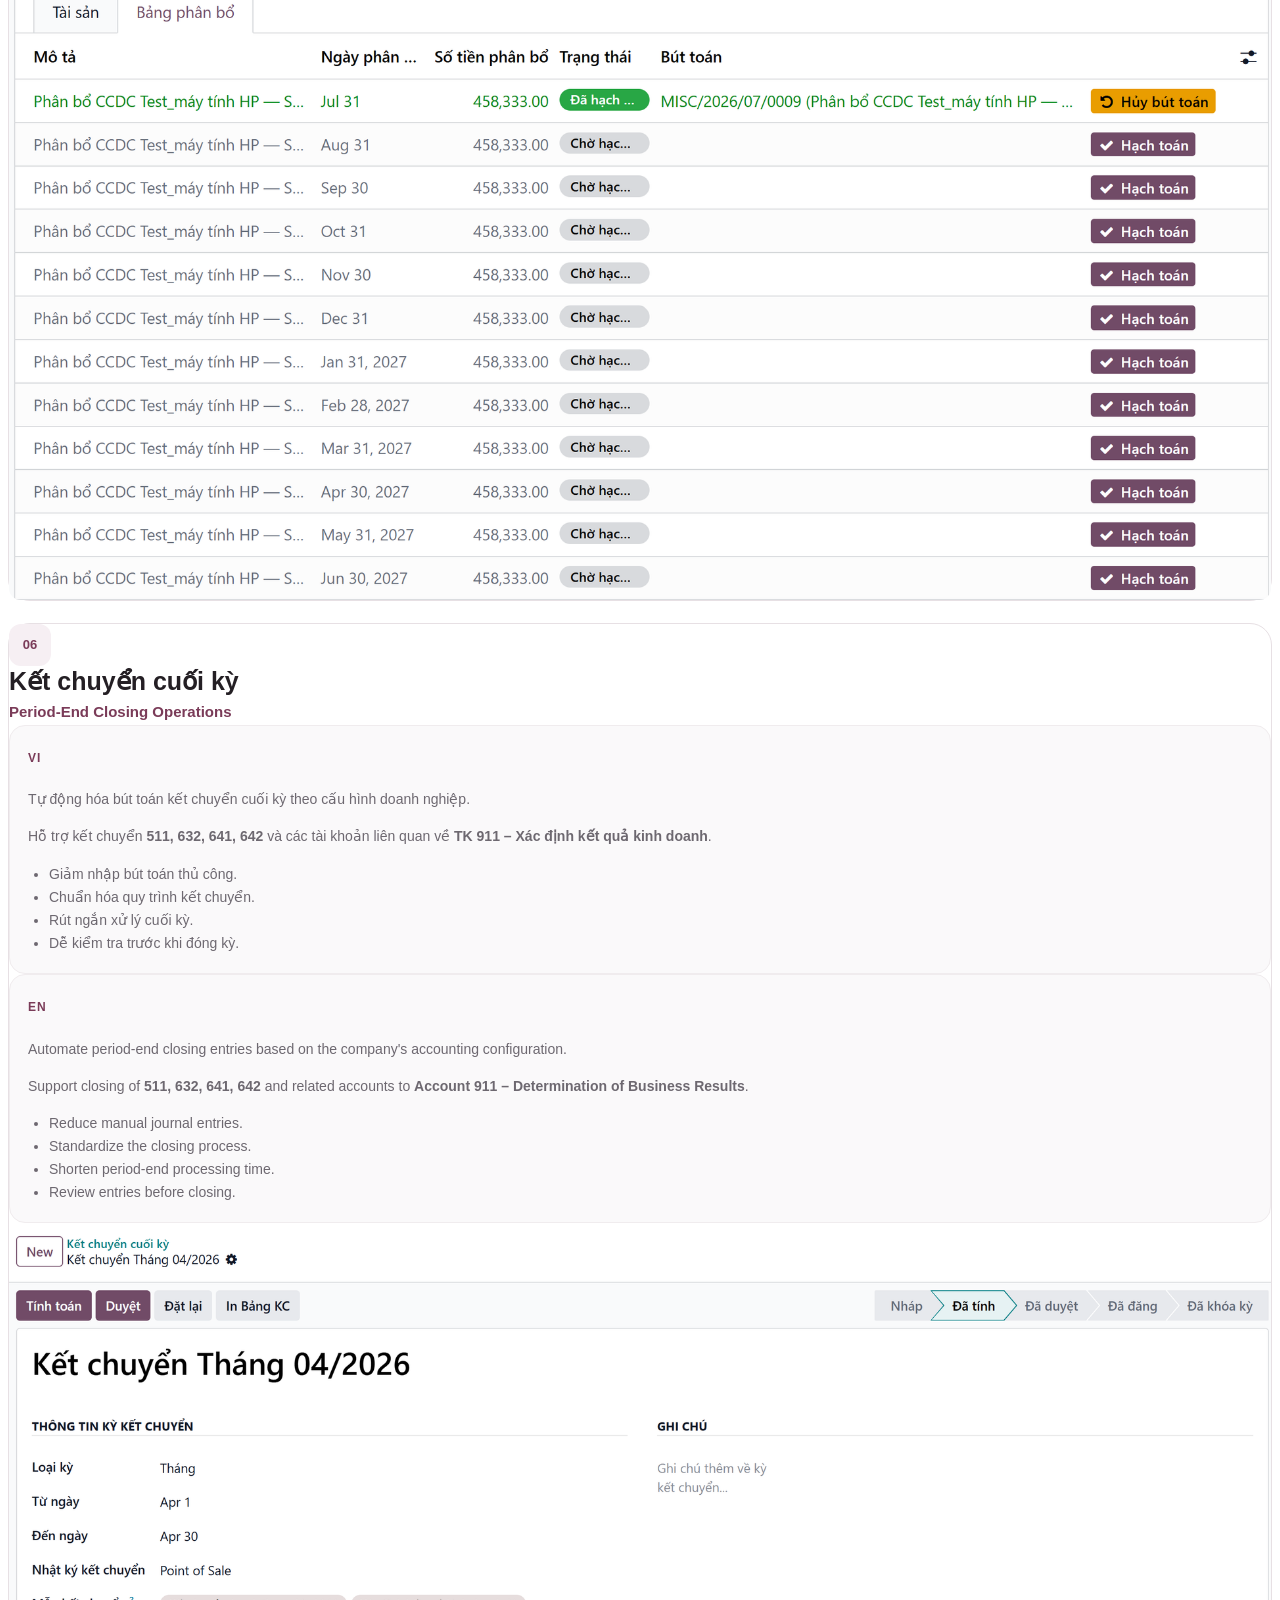
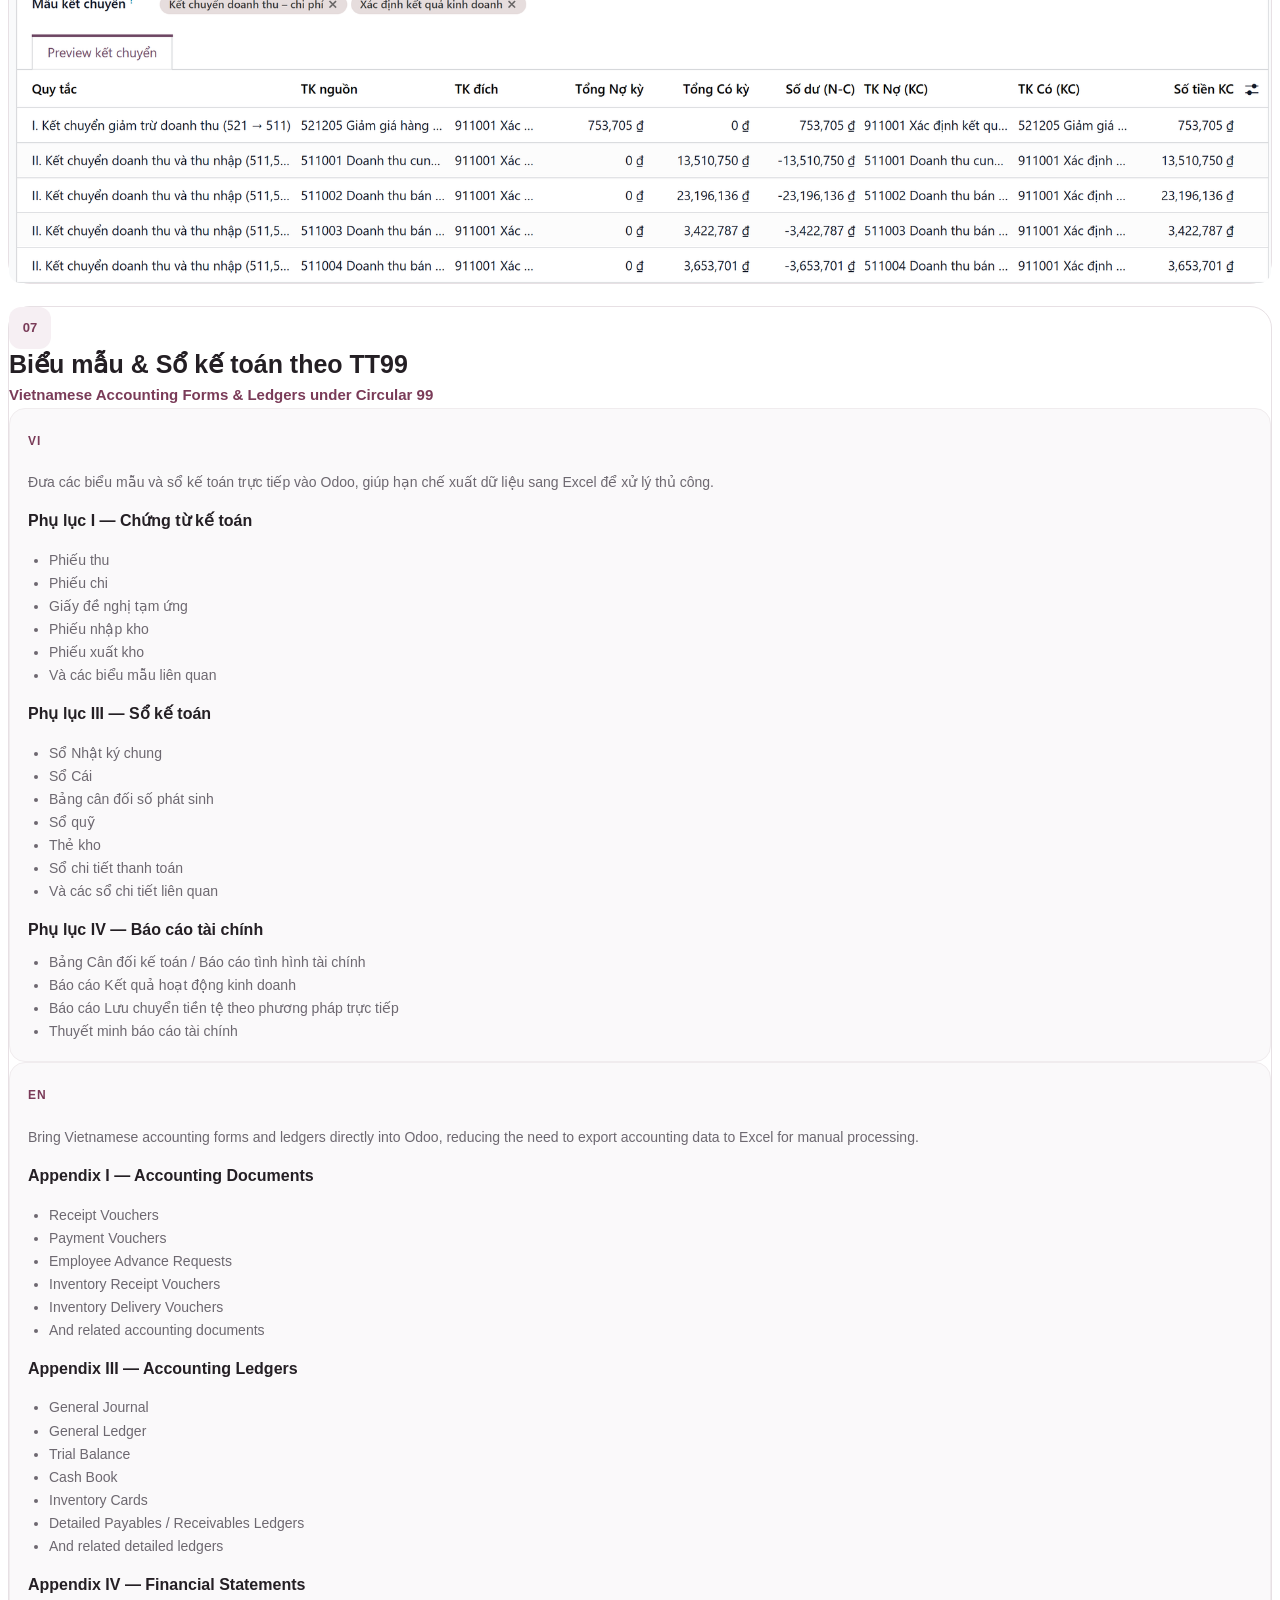
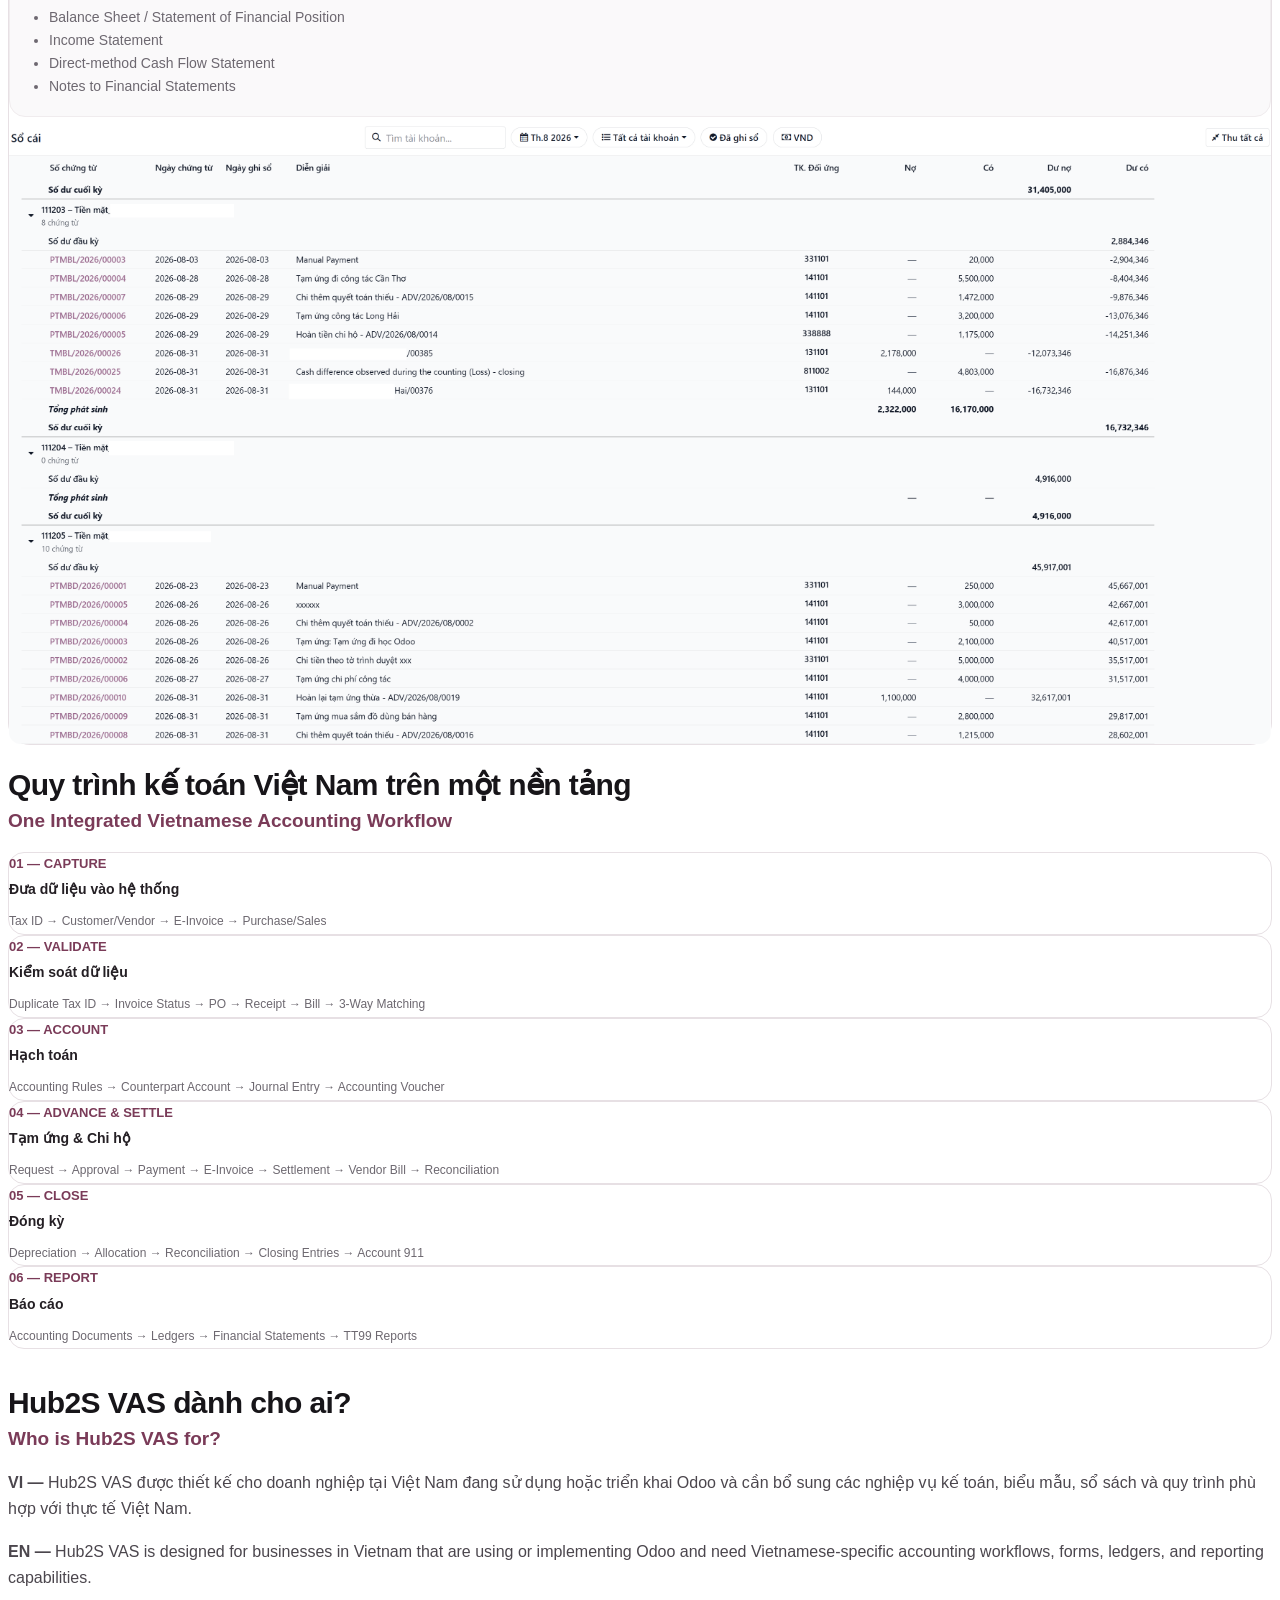
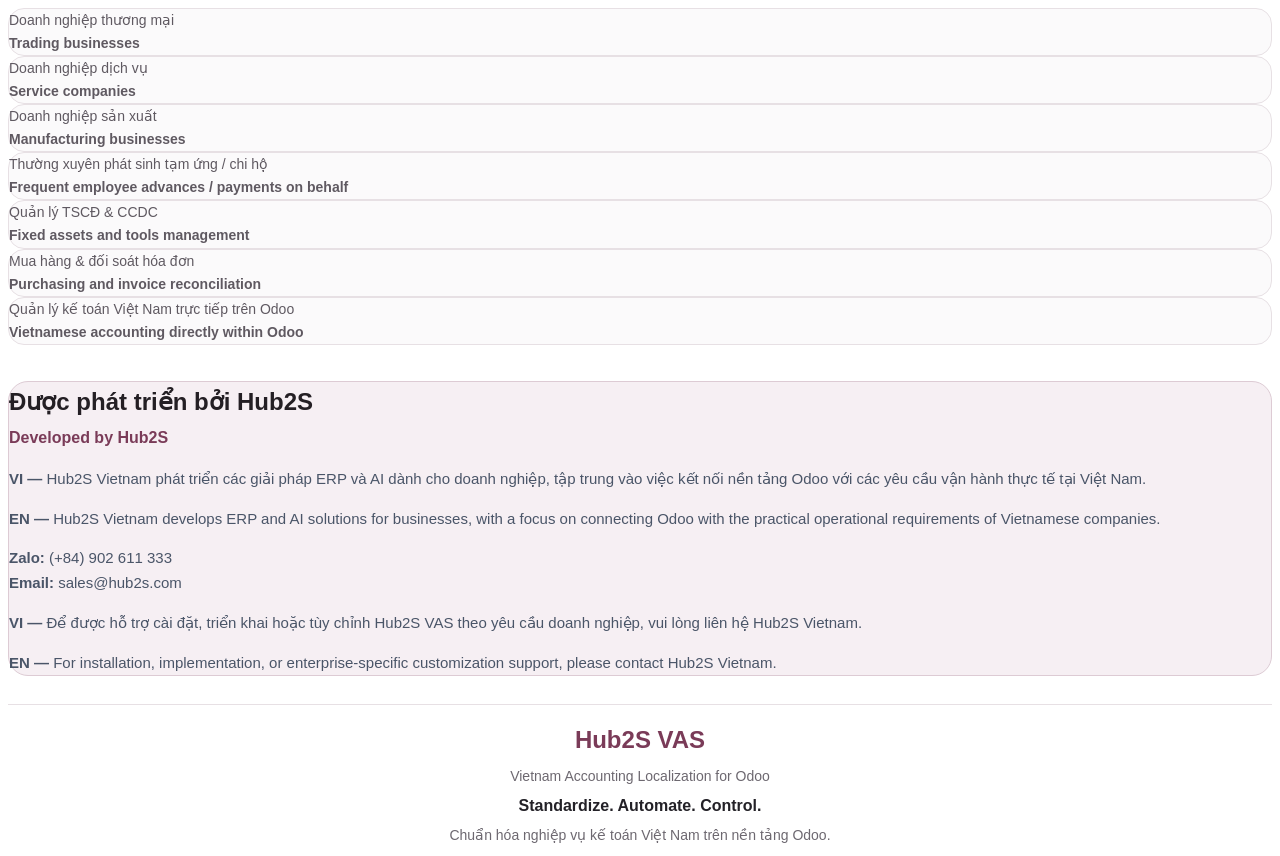
<file: vas_accounting/static/description/index.html>
<!DOCTYPE html>
<html lang="vi">
<head>
<meta charset="UTF-8"/>
<meta name="viewport" content="width=device-width, initial-scale=1.0"/>
<title>Hub2S VAS - Vietnamese Accounting Solution for Odoo</title>
</head>
<body>
<div class="p-1 p-md-4" style="background-color:#FFFFFF;border-radius:12px;max-width:100%;margin:0 auto;font-family:Arial,Helvetica,sans-serif;color:#232127;line-height:1.65;">

    <!-- ===== HERO ===== -->
    <div class="p-2 p-md-4" style="border-radius:28px;margin-bottom:36px;background-color:#FBF8FA;background-image:linear-gradient(135deg,#F7F1F4 0%,#FBF8FA 52%,#F2E7ED 100%);border:1px solid #E8DCE2;">
        <div style="display:inline-block;font-size:15px;font-weight:800;letter-spacing:2.4px;color:#7A3B58;text-transform:uppercase;margin-bottom:14px;">HUB2S VAS &middot; ODOO</div>
        <h1 style="color:#171519;font-size:34px;line-height:1.15;font-weight:800;margin:0 0 8px;">Giải pháp Kế toán Việt Nam trên Odoo</h1>
        <h2 style="color:#7A3B58;font-size:20px;line-height:1.35;font-weight:600;margin:0 0 22px;">Vietnamese Accounting Solution for Odoo</h2>
        <div style="text-align:left;">
            <p style="margin:0 0 12px;font-size:17px;color:#4B464D;"><strong style="color:#262027;">VI —</strong> Hub2S VAS bổ sung lớp bản địa hóa kế toán Việt Nam trên nền tảng Odoo, giúp doanh nghiệp chuẩn hóa nghiệp vụ kế toán, tự động hóa các thao tác thường xuyên và quản lý chứng từ, sổ sách, báo cáo theo yêu cầu thực tế tại Việt Nam.</p>
            <p style="margin:0 0 12px;font-size:17px;color:#4B464D;"><strong style="color:#262027;">EN —</strong> Hub2S VAS adds a Vietnam-specific accounting localization layer to Odoo, helping businesses standardize accounting workflows, automate repetitive tasks, and manage accounting documents, ledgers, and reports in line with business requirements in Vietnam.</p>
            <p style="margin:0 0 12px;font-size:17px;color:#4B464D;"><strong style="color:#262027;">VI —</strong> Từ dữ liệu đầu vào &rarr; kiểm soát &rarr; hạch toán &rarr; tạm ứng &amp; chi hộ &rarr; đóng kỳ &rarr; báo cáo, VAS kết nối các nghiệp vụ kế toán thành một quy trình thống nhất ngay trên Odoo.</p>
            <p style="margin:0;font-size:17px;color:#4B464D;"><strong style="color:#262027;">EN —</strong> From data capture &rarr; validation &rarr; accounting &rarr; advances &amp; payments on behalf &rarr; period closing &rarr; reporting, VAS connects key accounting processes into one integrated workflow within Odoo.</p>
        </div>
        <div style="margin-top:22px;">
            <span style="display:inline-block;border:1px solid #DCC7D2;background-color:#FFFFFF;color:#7A3B58;font-size:14px;font-weight:700;padding:9px 14px;border-radius:999px;margin:0 6px 8px 0;">Vietnam Accounting</span>
            <span style="display:inline-block;border:1px solid #DCC7D2;background-color:#FFFFFF;color:#7A3B58;font-size:14px;font-weight:700;padding:9px 14px;border-radius:999px;margin:0 6px 8px 0;">Circular 99</span>
            <span style="display:inline-block;border:1px solid #DCC7D2;background-color:#FFFFFF;color:#7A3B58;font-size:14px;font-weight:700;padding:9px 14px;border-radius:999px;margin:0 6px 8px 0;">E-Invoice</span>
            <span style="display:inline-block;border:1px solid #DCC7D2;background-color:#FFFFFF;color:#7A3B58;font-size:14px;font-weight:700;padding:9px 14px;border-radius:999px;margin:0 6px 8px 0;">Odoo Enterprise</span>
        </div>
    </div>

    <!-- ===== WHY HUB2S VAS ===== -->
    <div style="margin-bottom:36px;">
        <h2 style="font-size:30px;line-height:1.2;font-weight:800;letter-spacing:-.02em;color:#171519;margin:0 0 5px;">Vì sao Hub2S VAS?</h2>
        <div style="font-size:19px;line-height:1.35;font-weight:700;color:#7A3B58;margin:0 0 14px;">Why Hub2S VAS?</div>
        <p style="font-size:16px;color:#6D6870;max-width:920px;margin:0 0 6px;"><strong>VI —</strong> Odoo cung cấp một nền tảng kế toán toàn cầu mạnh mẽ. Hub2S VAS bổ sung các nghiệp vụ và cách thức quản lý phù hợp hơn với thực tế kế toán Việt Nam.</p>
        <p style="font-size:16px;color:#6D6870;max-width:920px;margin:0;"><strong>EN —</strong> Odoo provides a powerful global accounting platform. Hub2S VAS extends Odoo with workflows and accounting capabilities designed for the practical requirements of Vietnamese businesses.</p>

        <div class="row" style="margin-top:22px;">
            <div class="col-12 col-md-6 mb-3">
                <div class="p-2 p-md-4" style="border:1px solid #E7E0E4;border-radius:20px;background-color:#FBFAFB;height:100%;">
                    <h3 style="margin:0 0 3px;font-size:24px;color:#241F24;">Odoo Accounting</h3>
                    <div style="font-size:16px;color:#6D6870;margin-bottom:16px;">Global Accounting Platform</div>
                    <div style="display:inline-block;margin:0 0 6px;font-size:12px;font-weight:800;letter-spacing:.08em;color:#7A3B58;text-transform:uppercase;">VI</div>
                    <p style="color:#6D6870;font-size:15px;">Nền tảng kế toán cốt lõi gồm Kế toán, Hóa đơn, Thanh toán, Đối soát, Tài sản và Báo cáo tài chính.</p>
                    <div style="display:inline-block;margin:0 0 6px;font-size:12px;font-weight:800;letter-spacing:.08em;color:#7A3B58;text-transform:uppercase;">EN</div>
                    <p style="color:#6D6870;font-size:15px;margin:0;">Core accounting platform covering Accounting, Invoicing, Payments, Reconciliation, Assets and Financial Reporting.</p>
                </div>
            </div>
            <div class="col-12 col-md-6 mb-3">
                <div class="p-2 p-md-4" style="border:1px solid #E7E0E4;border-radius:20px;background-color:#F6EFF3;height:100%;">
                    <h3 style="margin:0 0 3px;font-size:24px;color:#241F24;">Hub2S VAS</h3>
                    <div style="font-size:16px;color:#6D6870;margin-bottom:16px;">Vietnam Accounting Localization</div>
                    <div style="display:inline-block;margin:0 0 6px;font-size:12px;font-weight:800;letter-spacing:.08em;color:#7A3B58;text-transform:uppercase;">VI</div>
                    <p style="color:#6D6870;font-size:15px;">Tra cứu MST &middot; Hóa đơn điện tử &middot; Tài khoản đối ứng &middot; Tạm ứng &amp; Chi hộ &middot; TSCĐ &amp; CCDC &middot; Kết chuyển cuối kỳ &middot; Biểu mẫu &amp; báo cáo TT99.</p>
                    <div style="display:inline-block;margin:0 0 6px;font-size:12px;font-weight:800;letter-spacing:.08em;color:#7A3B58;text-transform:uppercase;">EN</div>
                    <p style="color:#6D6870;font-size:15px;margin:0;">Tax ID Lookup &middot; E-Invoice Processing &middot; Counterpart Account Analysis &middot; Employee Advances &amp; Payments on Behalf &middot; Fixed Assets &amp; Tools &middot; Period-End Closing &middot; Circular 99 Forms &amp; Reports.</p>
                </div>
            </div>
        </div>

        <div class="row" style="margin-top:6px;">
            <div class="col-6 col-md mb-2">
                <div class="p-1 p-md-3" style="border:1px solid #E7E0E4;border-radius:14px;background-color:#fff;font-size:13px;text-align:center;font-weight:700;color:#504A51;">Bản địa hóa kế toán<br/>Vietnamese Localization</div>
            </div>
            <div class="col-6 col-md mb-2">
                <div class="p-1 p-md-3" style="border:1px solid #E7E0E4;border-radius:14px;background-color:#fff;font-size:13px;text-align:center;font-weight:700;color:#504A51;">Tự động hóa<br/>Automation</div>
            </div>
            <div class="col-6 col-md mb-2">
                <div class="p-1 p-md-3" style="border:1px solid #E7E0E4;border-radius:14px;background-color:#fff;font-size:13px;text-align:center;font-weight:700;color:#504A51;">Kiểm soát &amp; đối soát<br/>Control &amp; Reconciliation</div>
            </div>
            <div class="col-6 col-md mb-2">
                <div class="p-1 p-md-3" style="border:1px solid #E7E0E4;border-radius:14px;background-color:#fff;font-size:13px;text-align:center;font-weight:700;color:#504A51;">TSCĐ &middot; CCDC &middot; Tạm ứng<br/>Assets &middot; Tools &middot; Advances</div>
            </div>
            <div class="col-6 col-md mb-2">
                <div class="p-1 p-md-3" style="border:1px solid #E7E0E4;border-radius:14px;background-color:#fff;font-size:13px;text-align:center;font-weight:700;color:#504A51;">Biểu mẫu &amp; TT99<br/>Forms &amp; Circular 99</div>
            </div>
        </div>
    </div>

    <!-- ===== FEATURE 01 ===== -->
    <div class="p-2 p-md-4" style="border:1px solid #E7E0E4;border-radius:22px;background-color:#fff;margin-bottom:22px;">
        <div class="d-flex align-items-start mb-3">
            <div style="flex:none;width:42px;height:42px;border-radius:12px;background-color:#F6EFF3;color:#7A3B58;font-size:13px;font-weight:800;text-align:center;line-height:42px;margin-right:14px;">01</div>
            <div>
                <h3 style="margin:0;font-size:25px;line-height:1.25;color:#241F24;">Khởi tạo dữ liệu nhanh và chính xác</h3>
                <div style="font-size:15px;color:#7A3B58;font-weight:700;margin-top:3px;">Tax ID Lookup &amp; Master Data Protection</div>
            </div>
        </div>
        <div class="row">
            <div class="col-12 col-md-6 mb-3">
                <div style="padding:18px;border-radius:16px;background-color:#FAF9FA;border:1px solid #F0ECEE;height:100%;">
                    <div style="display:inline-block;margin:0 0 6px;font-size:12px;font-weight:800;letter-spacing:.08em;color:#7A3B58;text-transform:uppercase;">VI</div>
                    <p style="font-size:14px;color:#6D6870;">Tạo khách hàng và nhà cung cấp trực tiếp từ <strong>Mã số thuế</strong>, giảm thao tác nhập liệu và hạn chế dữ liệu trùng lặp.</p>
                    <h4 style="margin:0 0 7px;font-size:16px;color:#241F24;">Tra cứu thông tin doanh nghiệp</h4>
                    <ul style="font-size:14px;color:#6D6870;padding-left:21px;">
                        <li>Nhập Mã số thuế để tra cứu thông tin doanh nghiệp.</li>
                        <li>Tự động lấy thông tin từ nguồn dữ liệu được tích hợp.</li>
                        <li>Giảm thời gian nhập thông tin thủ công.</li>
                    </ul>
                    <h4 style="margin:0 0 7px;font-size:16px;color:#241F24;">Bảo vệ Master Data</h4>
                    <ul style="font-size:14px;color:#6D6870;padding-left:21px;margin:0;">
                        <li>Kiểm tra Mã số thuế đã tồn tại.</li>
                        <li>Cảnh báo Partner trùng Mã số thuế.</li>
                        <li>Hạn chế dữ liệu trùng và sai thông tin hóa đơn.</li>
                    </ul>
                </div>
            </div>
            <div class="col-12 col-md-6 mb-3">
                <div style="padding:18px;border-radius:16px;background-color:#FAF9FA;border:1px solid #F0ECEE;height:100%;">
                    <div style="display:inline-block;margin:0 0 6px;font-size:12px;font-weight:800;letter-spacing:.08em;color:#7A3B58;text-transform:uppercase;">EN</div>
                    <p style="font-size:14px;color:#6D6870;">Create customers and vendors using their <strong>Tax ID</strong>, reducing manual data entry and helping maintain clean master data.</p>
                    <h4 style="margin:0 0 7px;font-size:16px;color:#241F24;">Business Information Lookup</h4>
                    <ul style="font-size:14px;color:#6D6870;padding-left:21px;">
                        <li>Enter a Tax ID to retrieve business information.</li>
                        <li>Automatically populate available company information from the integrated data source.</li>
                        <li>Reduce manual partner creation.</li>
                    </ul>
                    <h4 style="margin:0 0 7px;font-size:16px;color:#241F24;">Master Data Protection</h4>
                    <ul style="font-size:14px;color:#6D6870;padding-left:21px;margin:0;">
                        <li>Check whether a Tax ID already exists in Odoo.</li>
                        <li>Alert users when a duplicate Tax ID is detected.</li>
                        <li>Help maintain cleaner partner data for accounting and invoicing.</li>
                    </ul>
                </div>
            </div>
        </div>
        <img src="vas/hub2s-vas-tra-cuu-mst-khach-hang-hinh-2.png" alt="Tạo mới khách hàng, nhà cung cấp qua MST dễ dàng" style="width:100%;height:auto;border-radius:12px;display:block;margin-top:6px;"/>
    </div>

    <!-- ===== FEATURE 02 ===== -->
    <div class="p-2 p-md-4" style="border:1px solid #E7E0E4;border-radius:22px;background-color:#fff;margin-bottom:22px;">
        <div class="d-flex align-items-start mb-3">
            <div style="flex:none;width:42px;height:42px;border-radius:12px;background-color:#F6EFF3;color:#7A3B58;font-size:13px;font-weight:800;text-align:center;line-height:42px;margin-right:14px;">02</div>
            <div>
                <h3 style="margin:0;font-size:25px;line-height:1.25;color:#241F24;">Xử lý và kiểm soát hóa đơn đầu vào</h3>
                <div style="font-size:15px;color:#7A3B58;font-weight:700;margin-top:3px;">Viettel S-Invoice Integration</div>
            </div>
        </div>
        <div class="row">
            <div class="col-12 col-md-6 mb-3">
                <div style="padding:18px;border-radius:16px;background-color:#FAF9FA;border:1px solid #F0ECEE;height:100%;">
                    <div style="display:inline-block;margin:0 0 6px;font-size:12px;font-weight:800;letter-spacing:.08em;color:#7A3B58;text-transform:uppercase;">VI</div>
                    <p style="font-size:14px;color:#6D6870;">Kết nối dữ liệu hóa đơn với Odoo và hỗ trợ kiểm soát hóa đơn trong quy trình mua hàng.</p>
                    <h4 style="margin:0 0 7px;font-size:16px;color:#241F24;">Đồng bộ hóa đơn</h4>
                    <p style="font-size:14px;color:#6D6870;margin:0 0 4px;">Tự động lấy dữ liệu hóa đơn từ <strong>Viettel S-Invoice</strong> về Odoo.</p>
                    <ul style="font-size:14px;color:#6D6870;padding-left:21px;"><li>Hóa đơn mới</li><li>Hóa đơn điều chỉnh</li><li>Hóa đơn thay thế</li></ul>
                    <p style="font-size:14px;color:#6D6870;margin:0;">Với hóa đơn dịch vụ/chi phí, hệ thống có thể dùng dữ liệu hóa đơn và quy tắc cấu hình để đưa ra gợi ý hạch toán.</p>
                </div>
            </div>
            <div class="col-12 col-md-6 mb-3">
                <div style="padding:18px;border-radius:16px;background-color:#FAF9FA;border:1px solid #F0ECEE;height:100%;">
                    <div style="display:inline-block;margin:0 0 6px;font-size:12px;font-weight:800;letter-spacing:.08em;color:#7A3B58;text-transform:uppercase;">EN</div>
                    <p style="font-size:14px;color:#6D6870;">Connect invoice data with Odoo and strengthen invoice control throughout the purchasing process.</p>
                    <h4 style="margin:0 0 7px;font-size:16px;color:#241F24;">Invoice Synchronization</h4>
                    <p style="font-size:14px;color:#6D6870;margin:0 0 4px;">Automatically retrieve invoice data from <strong>Viettel S-Invoice</strong> into Odoo.</p>
                    <ul style="font-size:14px;color:#6D6870;padding-left:21px;"><li>New</li><li>Adjusted</li><li>Replaced</li></ul>
                    <p style="font-size:14px;color:#6D6870;margin:0;">For service and expense invoices, configured accounting rules can suggest journal entries for accountant review and posting.</p>
                </div>
            </div>
        </div>
        <img src="vas/hub2s-vas-xu-ly-hoa-don-dau-vao-hinh-3.png" alt="E-Invoice Synchronization &amp; 3-Way Matching" style="width:100%;height:auto;border-radius:12px;display:block;margin-top:6px;"/>
    </div>

    <!-- ===== FEATURE 03 ===== -->
    <div class="p-2 p-md-4" style="border:1px solid #E7E0E4;border-radius:22px;background-color:#fff;margin-bottom:22px;">
        <div class="d-flex align-items-start mb-3">
            <div style="flex:none;width:42px;height:42px;border-radius:12px;background-color:#F6EFF3;color:#7A3B58;font-size:13px;font-weight:800;text-align:center;line-height:42px;margin-right:14px;">03</div>
            <div>
                <h3 style="margin:0;font-size:25px;line-height:1.25;color:#241F24;">Tự động phân tích tài khoản đối ứng</h3>
                <div style="font-size:15px;color:#7A3B58;font-weight:700;margin-top:3px;">Automated Counterpart Account Analysis</div>
            </div>
        </div>
        <div class="row">
            <div class="col-12 col-md-6 mb-3">
                <div style="padding:18px;border-radius:16px;background-color:#FAF9FA;border:1px solid #F0ECEE;height:100%;">
                    <div style="display:inline-block;margin:0 0 6px;font-size:12px;font-weight:800;letter-spacing:.08em;color:#7A3B58;text-transform:uppercase;">VI</div>
                    <p style="font-size:14px;color:#6D6870;">Bổ sung khả năng phân tích và ghi nhận <strong>tài khoản đối ứng Nợ/Có</strong> cho các nghiệp vụ thực hiện thông qua reconciliation.</p>
                    <ul style="font-size:14px;color:#6D6870;padding-left:21px;">
                        <li>Phân tích giao dịch đã reconciliation.</li>
                        <li>Xác định cặp tài khoản đối ứng.</li>
                        <li>Ghi nhận thông tin tài khoản đối ứng.</li>
                        <li>Hiển thị dữ liệu phục vụ theo dõi sổ kế toán.</li>
                    </ul>
                    <p style="font-size:14px;color:#6D6870;margin:0;">Giúp dữ liệu Odoo được trình bày và phân tích gần hơn với cách tiếp cận quen thuộc của kế toán Việt Nam.</p>
                </div>
            </div>
            <div class="col-12 col-md-6 mb-3">
                <div style="padding:18px;border-radius:16px;background-color:#FAF9FA;border:1px solid #F0ECEE;height:100%;">
                    <div style="display:inline-block;margin:0 0 6px;font-size:12px;font-weight:800;letter-spacing:.08em;color:#7A3B58;text-transform:uppercase;">EN</div>
                    <p style="font-size:14px;color:#6D6870;">Extend Odoo with <strong>Debit/Credit counterpart account analysis</strong> for transactions processed through reconciliation.</p>
                    <ul style="font-size:14px;color:#6D6870;padding-left:21px;">
                        <li>Analyze reconciled transactions.</li>
                        <li>Identify counterpart account pairs.</li>
                        <li>Record counterpart account information.</li>
                        <li>Make counterpart information available for ledger analysis.</li>
                    </ul>
                    <p style="font-size:14px;color:#6D6870;margin:0;">This helps present and analyze Odoo accounting data in a way that is more familiar to Vietnamese accountants.</p>
                </div>
            </div>
        </div>
        <img src="vas/hub2s-vas-bat-doi-ung-tai-khoan-ke-toan-hinh-4.png" alt="Counterpart Account Analysis" style="width:100%;height:auto;border-radius:12px;display:block;margin-top:6px;"/>
    </div>

    <!-- ===== FEATURE 04 ===== -->
    <div class="p-2 p-md-4" style="border:1px solid #E7E0E4;border-radius:22px;background-color:#fff;margin-bottom:22px;">
        <div class="d-flex align-items-start mb-3">
            <div style="flex:none;width:42px;height:42px;border-radius:12px;background-color:#F6EFF3;color:#7A3B58;font-size:13px;font-weight:800;text-align:center;line-height:42px;margin-right:14px;">04</div>
            <div>
                <h3 style="margin:0;font-size:25px;line-height:1.25;color:#241F24;">Tạm ứng &amp; Chi hộ khép kín</h3>
                <div style="font-size:15px;color:#7A3B58;font-weight:700;margin-top:3px;">Employee Advances &amp; Payments on Behalf</div>
            </div>
        </div>
        <p style="font-size:15px;color:#4B464D;"><strong>VI —</strong> Quản lý toàn bộ quy trình <strong>Tạm ứng &ndash; Chi hộ &ndash; Quyết toán &ndash; Cấn trừ &ndash; Hoàn ứng</strong> trên Odoo.</p>
        <p style="font-size:15px;color:#4B464D;"><strong>EN —</strong> Manage the complete <strong>Employee Advance &ndash; Payment on Behalf &ndash; Settlement &ndash; Reconciliation &ndash; Final Settlement</strong> workflow directly in Odoo.</p>
        <div class="row" style="margin-top:14px;">
            <div class="col-6 col-md mb-2">
                <div style="padding:15px 13px;border:1px solid #E7E0E4;border-radius:14px;background-color:#FBFAFB;height:100%;">
                    <b style="display:block;color:#7A3B58;font-size:12px;margin-bottom:4px;">01 &middot; REQUEST / ĐỀ NGHỊ</b>
                    <span style="font-size:12px;color:#6D6870;">Requester &middot; Amount &middot; Purpose &middot; Department/Project &middot; Approval</span>
                </div>
            </div>
            <div class="col-6 col-md mb-2">
                <div style="padding:15px 13px;border:1px solid #E7E0E4;border-radius:14px;background-color:#FBFAFB;height:100%;">
                    <b style="display:block;color:#7A3B58;font-size:12px;margin-bottom:4px;">02 &middot; PAYMENT / CHI TIỀN</b>
                    <span style="font-size:12px;color:#6D6870;">141 &ndash; Employee Advances<br/>338x &ndash; Employee Payables</span>
                </div>
            </div>
            <div class="col-6 col-md mb-2">
                <div style="padding:15px 13px;border:1px solid #E7E0E4;border-radius:14px;background-color:#FBFAFB;height:100%;">
                    <b style="display:block;color:#7A3B58;font-size:12px;margin-bottom:4px;">03 &middot; SETTLEMENT / QUYẾT TOÁN</b>
                    <span style="font-size:12px;color:#6D6870;">E-Invoices + Expenses without VAT invoices</span>
                </div>
            </div>
            <div class="col-6 col-md mb-2">
                <div style="padding:15px 13px;border:1px solid #E7E0E4;border-radius:14px;background-color:#FBFAFB;height:100%;">
                    <b style="display:block;color:#7A3B58;font-size:12px;margin-bottom:4px;">04 &middot; RECONCILIATION / CẤN TRỪ</b>
                    <span style="font-size:12px;color:#6D6870;">Vendor Bill &middot; Expense &middot; VAT &middot; 331 &harr; 141/338x</span>
                </div>
            </div>
            <div class="col-6 col-md mb-2">
                <div style="padding:15px 13px;border:1px solid #E7E0E4;border-radius:14px;background-color:#FBFAFB;height:100%;">
                    <b style="display:block;color:#7A3B58;font-size:12px;margin-bottom:4px;">05 &middot; FINAL / TẤT TOÁN</b>
                    <span style="font-size:12px;color:#6D6870;">Excess &rarr; Repayment<br/>Shortfall &rarr; Additional payment</span>
                </div>
            </div>
        </div>
        <div class="row" style="margin-top:18px;">
            <div class="col-12 col-md-6 mb-3">
                <div style="padding:18px;border-radius:16px;background-color:#FAF9FA;border:1px solid #F0ECEE;height:100%;">
                    <div style="display:inline-block;margin:0 0 6px;font-size:12px;font-weight:800;letter-spacing:.08em;color:#7A3B58;text-transform:uppercase;">VI</div>
                    <h4 style="margin:10px 0 5px;font-size:16px;color:#241F24;">1. Đề nghị &amp; Phê duyệt</h4>
                    <p style="font-size:14px;color:#6D6870;">Nhân viên tạo yêu cầu tạm ứng qua Odoo Approval, gồm người đề nghị, số tiền, mục đích, bộ phận/dự án và quy trình phê duyệt.</p>
                    <h4 style="margin:10px 0 5px;font-size:16px;color:#241F24;">2. Chi tiền &amp; Phân luồng tài khoản</h4>
                    <p style="font-size:14px;color:#6D6870;">Phân biệt <strong>TK 141 &ndash; Tạm ứng</strong> và <strong>TK 338x &ndash; Chi hộ / phải trả nhân viên</strong>; khoản chi vẫn liên kết với yêu cầu đã duyệt.</p>
                    <h4 style="margin:10px 0 5px;font-size:16px;color:#241F24;">3. Quyết toán &amp; HĐĐT</h4>
                    <p style="font-size:14px;color:#6D6870;">Hỗ trợ lấy dữ liệu hóa đơn điện tử từ nguồn tích hợp và khai báo các khoản chi ngoài hóa đơn.</p>
                    <h4 style="margin:10px 0 5px;font-size:16px;color:#241F24;">4. Tạo Vendor Bill &amp; Cấn trừ</h4>
                    <p style="font-size:14px;color:#6D6870;">Tạo Vendor Bill, ghi nhận chi phí, VAT nếu có, sinh bút toán và tự động cấn trừ theo workflow cấu hình.</p>
                    <h4 style="margin:10px 0 5px;font-size:16px;color:#241F24;">5. Hoàn ứng &amp; Tất toán</h4>
                    <p style="font-size:14px;color:#6D6870;margin:0;">Tạm ứng thừa &rarr; Thu hồi. Tạm ứng thiếu &rarr; Chi bổ sung.</p>
                </div>
            </div>
            <div class="col-12 col-md-6 mb-3">
                <div style="padding:18px;border-radius:16px;background-color:#FAF9FA;border:1px solid #F0ECEE;height:100%;">
                    <div style="display:inline-block;margin:0 0 6px;font-size:12px;font-weight:800;letter-spacing:.08em;color:#7A3B58;text-transform:uppercase;">EN</div>
                    <h4 style="margin:10px 0 5px;font-size:16px;color:#241F24;">1. Request &amp; Approval</h4>
                    <p style="font-size:14px;color:#6D6870;">Employees create advance requests through Odoo Approval with requester, amount, purpose, department/project and approval workflow.</p>
                    <h4 style="margin:10px 0 5px;font-size:16px;color:#241F24;">2. Payment &amp; Account Routing</h4>
                    <p style="font-size:14px;color:#6D6870;">Distinguish <strong>Account 141 &ndash; Employee Advances</strong> and <strong>Account 338x &ndash; Employee Payables / Payments on Behalf</strong>.</p>
                    <h4 style="margin:10px 0 5px;font-size:16px;color:#241F24;">3. Settlement &amp; E-Invoices</h4>
                    <p style="font-size:14px;color:#6D6870;">Retrieve electronic invoice data from the integrated source while supporting expenses without VAT invoices.</p>
                    <h4 style="margin:10px 0 5px;font-size:16px;color:#241F24;">4. Vendor Bills &amp; Reconciliation</h4>
                    <p style="font-size:14px;color:#6D6870;">Support Vendor Bill creation, expense/VAT recognition, related journal entries and automated reconciliation according to the configured workflow.</p>
                    <h4 style="margin:10px 0 5px;font-size:16px;color:#241F24;">5. Final Settlement</h4>
                    <p style="font-size:14px;color:#6D6870;margin:0;">Excess advance &rarr; Employee repayment. Additional expense &rarr; Additional payment.</p>
                </div>
            </div>
        </div>
        <img src="vas/lap-de-nghi-tam-ung-hinh5.png" alt="Advance Request &amp; Approval" style="width:100%;height:auto;border-radius:12px;display:block;margin-top:6px;"/>
        <img src="vas/quyet-toan-tam-ung-hinh6.png" alt="Settlement / Vendor Bill / Reconciliation" style="width:100%;height:auto;border-radius:12px;display:block;margin-top:14px;"/>
    </div>

    <!-- ===== FEATURE 05 ===== -->
    <div class="p-2 p-md-4" style="border:1px solid #E7E0E4;border-radius:22px;background-color:#fff;margin-bottom:22px;">
        <div class="d-flex align-items-start mb-3">
            <div style="flex:none;width:42px;height:42px;border-radius:12px;background-color:#F6EFF3;color:#7A3B58;font-size:13px;font-weight:800;text-align:center;line-height:42px;margin-right:14px;">05</div>
            <div>
                <h3 style="margin:0;font-size:25px;line-height:1.25;color:#241F24;">Quản lý TSCĐ &amp; CCDC xuyên suốt vòng đời</h3>
                <div style="font-size:15px;color:#7A3B58;font-weight:700;margin-top:3px;">Fixed Assets &amp; Tools Management</div>
            </div>
        </div>
        <div class="row">
            <div class="col-12 col-md-6 mb-3">
                <div style="padding:18px;border-radius:16px;background-color:#FAF9FA;border:1px solid #F0ECEE;height:100%;">
                    <div style="display:inline-block;margin:0 0 6px;font-size:12px;font-weight:800;letter-spacing:.08em;color:#7A3B58;text-transform:uppercase;">VI</div>
                    <p style="font-size:14px;color:#6D6870;">Quản lý tài sản cố định và công cụ dụng cụ từ mua sắm đến đưa vào sử dụng, điều chuyển và thanh lý.</p>
                    <h4 style="margin:0 0 7px;font-size:16px;color:#241F24;">TSCĐ</h4>
                    <ul style="font-size:14px;color:#6D6870;padding-left:21px;"><li>Ghi nhận tài sản</li><li>Khấu hao</li><li>Điều chuyển</li><li>Quản lý theo phòng ban / đơn vị</li><li>Thanh lý</li></ul>
                    <h4 style="margin:0 0 7px;font-size:16px;color:#241F24;">CCDC</h4>
                    <ul style="font-size:14px;color:#6D6870;padding-left:21px;"><li>Số lượng</li><li>Vị trí</li><li>Cấp phát</li><li>Điều chuyển</li><li>Phân bổ chi phí nhiều kỳ</li></ul>
                    <p style="font-size:14px;color:#6D6870;margin:0;">Có thể liên kết tài sản và CCDC với <strong>phòng ban hoặc dự án</strong>.</p>
                </div>
            </div>
            <div class="col-12 col-md-6 mb-3">
                <div style="padding:18px;border-radius:16px;background-color:#FAF9FA;border:1px solid #F0ECEE;height:100%;">
                    <div style="display:inline-block;margin:0 0 6px;font-size:12px;font-weight:800;letter-spacing:.08em;color:#7A3B58;text-transform:uppercase;">EN</div>
                    <p style="font-size:14px;color:#6D6870;">Manage fixed assets and tools throughout their lifecycle, from acquisition and deployment to transfer and disposal.</p>
                    <h4 style="margin:0 0 7px;font-size:16px;color:#241F24;">Fixed Assets</h4>
                    <ul style="font-size:14px;color:#6D6870;padding-left:21px;"><li>Asset recognition</li><li>Depreciation</li><li>Transfers</li><li>Department / organizational assignment</li><li>Disposal</li></ul>
                    <h4 style="margin:0 0 7px;font-size:16px;color:#241F24;">Tools &amp; Equipment</h4>
                    <ul style="font-size:14px;color:#6D6870;padding-left:21px;"><li>Quantity</li><li>Location</li><li>Allocation</li><li>Transfers</li><li>Multi-period cost allocation</li></ul>
                    <p style="font-size:14px;color:#6D6870;margin:0;">Assets and tools can be linked to <strong>departments or projects</strong>.</p>
                </div>
            </div>
        </div>
        <img src="vas/hub2s-vas-phan-bo-ccdc-hinh7.png" alt="Fixed Assets &amp; Tools Lifecycle" style="width:100%;height:auto;border-radius:12px;display:block;margin-top:6px;"/>
    </div>

    <!-- ===== FEATURE 06 ===== -->
    <div class="p-2 p-md-4" style="border:1px solid #E7E0E4;border-radius:22px;background-color:#fff;margin-bottom:22px;">
        <div class="d-flex align-items-start mb-3">
            <div style="flex:none;width:42px;height:42px;border-radius:12px;background-color:#F6EFF3;color:#7A3B58;font-size:13px;font-weight:800;text-align:center;line-height:42px;margin-right:14px;">06</div>
            <div>
                <h3 style="margin:0;font-size:25px;line-height:1.25;color:#241F24;">Kết chuyển cuối kỳ</h3>
                <div style="font-size:15px;color:#7A3B58;font-weight:700;margin-top:3px;">Period-End Closing Operations</div>
            </div>
        </div>
        <div class="row">
            <div class="col-12 col-md-6 mb-3">
                <div style="padding:18px;border-radius:16px;background-color:#FAF9FA;border:1px solid #F0ECEE;height:100%;">
                    <div style="display:inline-block;margin:0 0 6px;font-size:12px;font-weight:800;letter-spacing:.08em;color:#7A3B58;text-transform:uppercase;">VI</div>
                    <p style="font-size:14px;color:#6D6870;">Tự động hóa bút toán kết chuyển cuối kỳ theo cấu hình doanh nghiệp.</p>
                    <p style="font-size:14px;color:#6D6870;">Hỗ trợ kết chuyển <strong>511, 632, 641, 642</strong> và các tài khoản liên quan về <strong>TK 911 &ndash; Xác định kết quả kinh doanh</strong>.</p>
                    <ul style="font-size:14px;color:#6D6870;padding-left:21px;margin:0;"><li>Giảm nhập bút toán thủ công.</li><li>Chuẩn hóa quy trình kết chuyển.</li><li>Rút ngắn xử lý cuối kỳ.</li><li>Dễ kiểm tra trước khi đóng kỳ.</li></ul>
                </div>
            </div>
            <div class="col-12 col-md-6 mb-3">
                <div style="padding:18px;border-radius:16px;background-color:#FAF9FA;border:1px solid #F0ECEE;height:100%;">
                    <div style="display:inline-block;margin:0 0 6px;font-size:12px;font-weight:800;letter-spacing:.08em;color:#7A3B58;text-transform:uppercase;">EN</div>
                    <p style="font-size:14px;color:#6D6870;">Automate period-end closing entries based on the company's accounting configuration.</p>
                    <p style="font-size:14px;color:#6D6870;">Support closing of <strong>511, 632, 641, 642</strong> and related accounts to <strong>Account 911 &ndash; Determination of Business Results</strong>.</p>
                    <ul style="font-size:14px;color:#6D6870;padding-left:21px;margin:0;"><li>Reduce manual journal entries.</li><li>Standardize the closing process.</li><li>Shorten period-end processing time.</li><li>Review entries before closing.</li></ul>
                </div>
            </div>
        </div>
        <img src="vas/hub2s-vas-ket-chuyen-cuoi-ky-8.png" alt="Period-End Closing Rules &amp; Entries" style="width:100%;height:auto;border-radius:12px;display:block;margin-top:6px;"/>
    </div>

    <!-- ===== FEATURE 07 ===== -->
    <div class="p-2 p-md-4" style="border:1px solid #E7E0E4;border-radius:22px;background-color:#fff;margin-bottom:22px;">
        <div class="d-flex align-items-start mb-3">
            <div style="flex:none;width:42px;height:42px;border-radius:12px;background-color:#F6EFF3;color:#7A3B58;font-size:13px;font-weight:800;text-align:center;line-height:42px;margin-right:14px;">07</div>
            <div>
                <h3 style="margin:0;font-size:25px;line-height:1.25;color:#241F24;">Biểu mẫu &amp; Sổ kế toán theo TT99</h3>
                <div style="font-size:15px;color:#7A3B58;font-weight:700;margin-top:3px;">Vietnamese Accounting Forms &amp; Ledgers under Circular 99</div>
            </div>
        </div>
        <div class="row">
            <div class="col-12 col-md-6 mb-3">
                <div style="padding:18px;border-radius:16px;background-color:#FAF9FA;border:1px solid #F0ECEE;height:100%;">
                    <div style="display:inline-block;margin:0 0 6px;font-size:12px;font-weight:800;letter-spacing:.08em;color:#7A3B58;text-transform:uppercase;">VI</div>
                    <p style="font-size:14px;color:#6D6870;">Đưa các biểu mẫu và sổ kế toán trực tiếp vào Odoo, giúp hạn chế xuất dữ liệu sang Excel để xử lý thủ công.</p>
                    <h4 style="margin:0 0 7px;font-size:16px;color:#241F24;">Phụ lục I &mdash; Chứng từ kế toán</h4>
                    <ul style="font-size:14px;color:#6D6870;padding-left:21px;"><li>Phiếu thu</li><li>Phiếu chi</li><li>Giấy đề nghị tạm ứng</li><li>Phiếu nhập kho</li><li>Phiếu xuất kho</li><li>Và các biểu mẫu liên quan</li></ul>
                    <h4 style="margin:0 0 7px;font-size:16px;color:#241F24;">Phụ lục III &mdash; Sổ kế toán</h4>
                    <ul style="font-size:14px;color:#6D6870;padding-left:21px;"><li>Sổ Nhật ký chung</li><li>Sổ Cái</li><li>Bảng cân đối số phát sinh</li><li>Sổ quỹ</li><li>Thẻ kho</li><li>Sổ chi tiết thanh toán</li><li>Và các sổ chi tiết liên quan</li></ul>
                    <h4 style="margin:0 0 7px;font-size:16px;color:#241F24;">Phụ lục IV &mdash; Báo cáo tài chính</h4>
                    <ul style="font-size:14px;color:#6D6870;padding-left:21px;margin:0;"><li>Bảng Cân đối kế toán / Báo cáo tình hình tài chính</li><li>Báo cáo Kết quả hoạt động kinh doanh</li><li>Báo cáo Lưu chuyển tiền tệ theo phương pháp trực tiếp</li><li>Thuyết minh báo cáo tài chính</li></ul>
                </div>
            </div>
            <div class="col-12 col-md-6 mb-3">
                <div style="padding:18px;border-radius:16px;background-color:#FAF9FA;border:1px solid #F0ECEE;height:100%;">
                    <div style="display:inline-block;margin:0 0 6px;font-size:12px;font-weight:800;letter-spacing:.08em;color:#7A3B58;text-transform:uppercase;">EN</div>
                    <p style="font-size:14px;color:#6D6870;">Bring Vietnamese accounting forms and ledgers directly into Odoo, reducing the need to export accounting data to Excel for manual processing.</p>
                    <h4 style="margin:0 0 7px;font-size:16px;color:#241F24;">Appendix I &mdash; Accounting Documents</h4>
                    <ul style="font-size:14px;color:#6D6870;padding-left:21px;"><li>Receipt Vouchers</li><li>Payment Vouchers</li><li>Employee Advance Requests</li><li>Inventory Receipt Vouchers</li><li>Inventory Delivery Vouchers</li><li>And related accounting documents</li></ul>
                    <h4 style="margin:0 0 7px;font-size:16px;color:#241F24;">Appendix III &mdash; Accounting Ledgers</h4>
                    <ul style="font-size:14px;color:#6D6870;padding-left:21px;"><li>General Journal</li><li>General Ledger</li><li>Trial Balance</li><li>Cash Book</li><li>Inventory Cards</li><li>Detailed Payables / Receivables Ledgers</li><li>And related detailed ledgers</li></ul>
                    <h4 style="margin:0 0 7px;font-size:16px;color:#241F24;">Appendix IV &mdash; Financial Statements</h4>
                    <ul style="font-size:14px;color:#6D6870;padding-left:21px;margin:0;"><li>Balance Sheet / Statement of Financial Position</li><li>Income Statement</li><li>Direct-method Cash Flow Statement</li><li>Notes to Financial Statements</li></ul>
                </div>
            </div>
        </div>
        <img src="vas/bieu-mau-so-ke-toan-theo-thong-tu-99-2025-hinh9.png" alt="Circular 99 Forms, Ledgers &amp; Financial Statements" style="width:100%;height:auto;border-radius:12px;display:block;margin-top:6px;"/>
    </div>

    <!-- ===== FLOW ===== -->
    <div style="margin-bottom:36px;">
        <h2 style="font-size:30px;line-height:1.2;font-weight:800;letter-spacing:-.02em;color:#171519;margin:0 0 5px;">Quy trình kế toán Việt Nam trên một nền tảng</h2>
        <div style="font-size:19px;line-height:1.35;font-weight:700;color:#7A3B58;margin:0 0 18px;">One Integrated Vietnamese Accounting Workflow</div>
        <div class="row">
            <div class="col-6 col-md-4 mb-3">
                <div class="p-2 p-md-4" style="border:1px solid #E7E0E4;border-radius:16px;background-color:#fff;height:100%;">
                    <b style="display:block;font-size:13px;color:#7A3B58;margin-bottom:4px;">01 &mdash; CAPTURE</b>
                    <strong style="display:block;font-size:14px;margin-bottom:6px;color:#241F24;">Đưa dữ liệu vào hệ thống</strong>
                    <span style="font-size:12px;color:#6D6870;">Tax ID &rarr; Customer/Vendor &rarr; E-Invoice &rarr; Purchase/Sales</span>
                </div>
            </div>
            <div class="col-6 col-md-4 mb-3">
                <div class="p-2 p-md-4" style="border:1px solid #E7E0E4;border-radius:16px;background-color:#fff;height:100%;">
                    <b style="display:block;font-size:13px;color:#7A3B58;margin-bottom:4px;">02 &mdash; VALIDATE</b>
                    <strong style="display:block;font-size:14px;margin-bottom:6px;color:#241F24;">Kiểm soát dữ liệu</strong>
                    <span style="font-size:12px;color:#6D6870;">Duplicate Tax ID &rarr; Invoice Status &rarr; PO &rarr; Receipt &rarr; Bill &rarr; 3-Way Matching</span>
                </div>
            </div>
            <div class="col-6 col-md-4 mb-3">
                <div class="p-2 p-md-4" style="border:1px solid #E7E0E4;border-radius:16px;background-color:#fff;height:100%;">
                    <b style="display:block;font-size:13px;color:#7A3B58;margin-bottom:4px;">03 &mdash; ACCOUNT</b>
                    <strong style="display:block;font-size:14px;margin-bottom:6px;color:#241F24;">Hạch toán</strong>
                    <span style="font-size:12px;color:#6D6870;">Accounting Rules &rarr; Counterpart Account &rarr; Journal Entry &rarr; Accounting Voucher</span>
                </div>
            </div>
            <div class="col-6 col-md-4 mb-3">
                <div class="p-2 p-md-4" style="border:1px solid #E7E0E4;border-radius:16px;background-color:#fff;height:100%;">
                    <b style="display:block;font-size:13px;color:#7A3B58;margin-bottom:4px;">04 &mdash; ADVANCE &amp; SETTLE</b>
                    <strong style="display:block;font-size:14px;margin-bottom:6px;color:#241F24;">Tạm ứng &amp; Chi hộ</strong>
                    <span style="font-size:12px;color:#6D6870;">Request &rarr; Approval &rarr; Payment &rarr; E-Invoice &rarr; Settlement &rarr; Vendor Bill &rarr; Reconciliation</span>
                </div>
            </div>
            <div class="col-6 col-md-4 mb-3">
                <div class="p-2 p-md-4" style="border:1px solid #E7E0E4;border-radius:16px;background-color:#fff;height:100%;">
                    <b style="display:block;font-size:13px;color:#7A3B58;margin-bottom:4px;">05 &mdash; CLOSE</b>
                    <strong style="display:block;font-size:14px;margin-bottom:6px;color:#241F24;">Đóng kỳ</strong>
                    <span style="font-size:12px;color:#6D6870;">Depreciation &rarr; Allocation &rarr; Reconciliation &rarr; Closing Entries &rarr; Account 911</span>
                </div>
            </div>
            <div class="col-6 col-md-4 mb-3">
                <div class="p-2 p-md-4" style="border:1px solid #E7E0E4;border-radius:16px;background-color:#fff;height:100%;">
                    <b style="display:block;font-size:13px;color:#7A3B58;margin-bottom:4px;">06 &mdash; REPORT</b>
                    <strong style="display:block;font-size:14px;margin-bottom:6px;color:#241F24;">Báo cáo</strong>
                    <span style="font-size:12px;color:#6D6870;">Accounting Documents &rarr; Ledgers &rarr; Financial Statements &rarr; TT99 Reports</span>
                </div>
            </div>
        </div>
    </div>

    <!-- ===== AUDIENCE ===== -->
    <div style="margin-bottom:36px;">
        <h2 style="font-size:30px;line-height:1.2;font-weight:800;letter-spacing:-.02em;color:#171519;margin:0 0 5px;">Hub2S VAS dành cho ai?</h2>
        <div style="font-size:19px;line-height:1.35;font-weight:700;color:#7A3B58;margin:0 0 18px;">Who is Hub2S VAS for?</div>
        <p style="font-size:16px;color:#4B464D;"><strong>VI —</strong> Hub2S VAS được thiết kế cho doanh nghiệp tại Việt Nam đang sử dụng hoặc triển khai Odoo và cần bổ sung các nghiệp vụ kế toán, biểu mẫu, sổ sách và quy trình phù hợp với thực tế Việt Nam.</p>
        <p style="font-size:16px;color:#4B464D;"><strong>EN —</strong> Hub2S VAS is designed for businesses in Vietnam that are using or implementing Odoo and need Vietnamese-specific accounting workflows, forms, ledgers, and reporting capabilities.</p>
        <div class="row" style="margin-top:6px;">
            <div class="col-12 col-md-4 mb-3"><div class="p-2 p-md-3" style="border:1px solid #E7E0E4;border-radius:16px;background-color:#FBFAFB;font-size:14px;color:#5F5961;height:100%;">Doanh nghiệp thương mại<br/><strong>Trading businesses</strong></div></div>
            <div class="col-12 col-md-4 mb-3"><div class="p-2 p-md-3" style="border:1px solid #E7E0E4;border-radius:16px;background-color:#FBFAFB;font-size:14px;color:#5F5961;height:100%;">Doanh nghiệp dịch vụ<br/><strong>Service companies</strong></div></div>
            <div class="col-12 col-md-4 mb-3"><div class="p-2 p-md-3" style="border:1px solid #E7E0E4;border-radius:16px;background-color:#FBFAFB;font-size:14px;color:#5F5961;height:100%;">Doanh nghiệp sản xuất<br/><strong>Manufacturing businesses</strong></div></div>
            <div class="col-12 col-md-4 mb-3"><div class="p-2 p-md-3" style="border:1px solid #E7E0E4;border-radius:16px;background-color:#FBFAFB;font-size:14px;color:#5F5961;height:100%;">Thường xuyên phát sinh tạm ứng / chi hộ<br/><strong>Frequent employee advances / payments on behalf</strong></div></div>
            <div class="col-12 col-md-4 mb-3"><div class="p-2 p-md-3" style="border:1px solid #E7E0E4;border-radius:16px;background-color:#FBFAFB;font-size:14px;color:#5F5961;height:100%;">Quản lý TSCĐ &amp; CCDC<br/><strong>Fixed assets and tools management</strong></div></div>
            <div class="col-12 col-md-4 mb-3"><div class="p-2 p-md-3" style="border:1px solid #E7E0E4;border-radius:16px;background-color:#FBFAFB;font-size:14px;color:#5F5961;height:100%;">Mua hàng &amp; đối soát hóa đơn<br/><strong>Purchasing and invoice reconciliation</strong></div></div>
            <div class="col-12 col-md-4 mb-3"><div class="p-2 p-md-3" style="border:1px solid #E7E0E4;border-radius:16px;background-color:#FBFAFB;font-size:14px;color:#5F5961;height:100%;">Quản lý kế toán Việt Nam trực tiếp trên Odoo<br/><strong>Vietnamese accounting directly within Odoo</strong></div></div>
        </div>
    </div>

    <!-- ===== SUPPORT ===== -->
    <div class="p-2 p-md-4" style="border:1px solid #DDCBD4;border-radius:20px;background-color:#F6EFF3;margin-bottom:28px;">
        <h3 style="font-size:24px;margin:0 0 4px;color:#241F24;">Được phát triển bởi Hub2S</h3>
        <div style="font-size:16px;color:#7A3B58;font-weight:700;margin-bottom:14px;">Developed by Hub2S</div>
        <p style="font-size:15px;color:#4A5568;"><strong>VI —</strong> Hub2S Vietnam phát triển các giải pháp ERP và AI dành cho doanh nghiệp, tập trung vào việc kết nối nền tảng Odoo với các yêu cầu vận hành thực tế tại Việt Nam.</p>
        <p style="font-size:15px;color:#4A5568;"><strong>EN —</strong> Hub2S Vietnam develops ERP and AI solutions for businesses, with a focus on connecting Odoo with the practical operational requirements of Vietnamese companies.</p>
        <p style="font-size:15px;color:#4A5568;"><strong>Zalo:</strong> (+84) 902 611 333<br/><strong>Email:</strong> sales@hub2s.com</p>
        <p style="font-size:15px;color:#4A5568;"><strong>VI —</strong> Để được hỗ trợ cài đặt, triển khai hoặc tùy chỉnh Hub2S VAS theo yêu cầu doanh nghiệp, vui lòng liên hệ Hub2S Vietnam.</p>
        <p style="font-size:15px;color:#4A5568;margin:0;"><strong>EN —</strong> For installation, implementation, or enterprise-specific customization support, please contact Hub2S Vietnam.</p>
    </div>

    <!-- ===== FOOTER ===== -->
    <div class="text-center w-100" style="border-top:1px solid #E7E0E4;padding-top:15px;text-align:center;">
        <strong style="font-size:24px;color:#7A3B58;text-align:center;">Hub2S VAS</strong>
        <p style="color:#6D6870;font-size:14px;margin:5px 0;text-align:center;">Vietnam Accounting Localization for Odoo</p>
        <p style="margin:5px 0;text-align:center;"><b>Standardize. Automate. Control.</b></p>
        <p style="color:#6D6870;font-size:14px;margin:5px 0;text-align:center;">Chuẩn hóa nghiệp vụ kế toán Việt Nam trên nền tảng Odoo.</p>
    </div>

</div>
</body>
</html>
</file>
